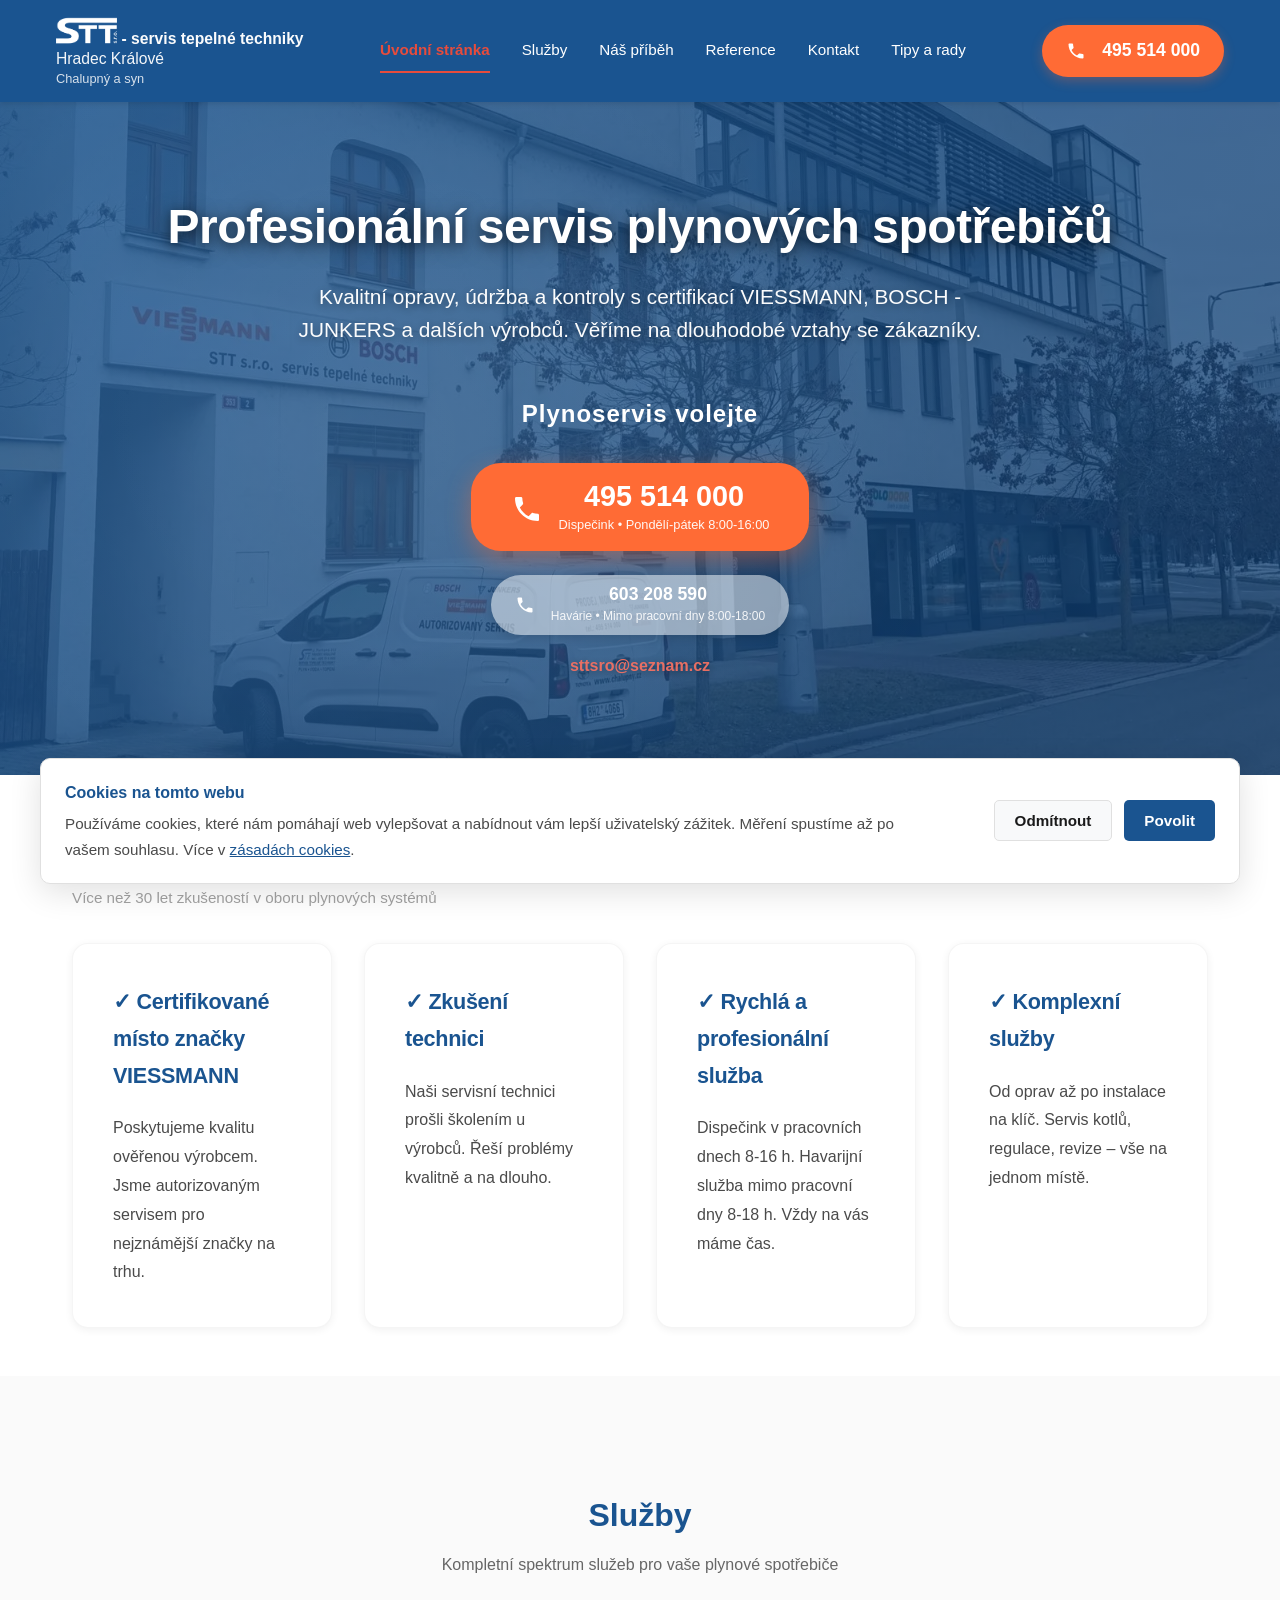
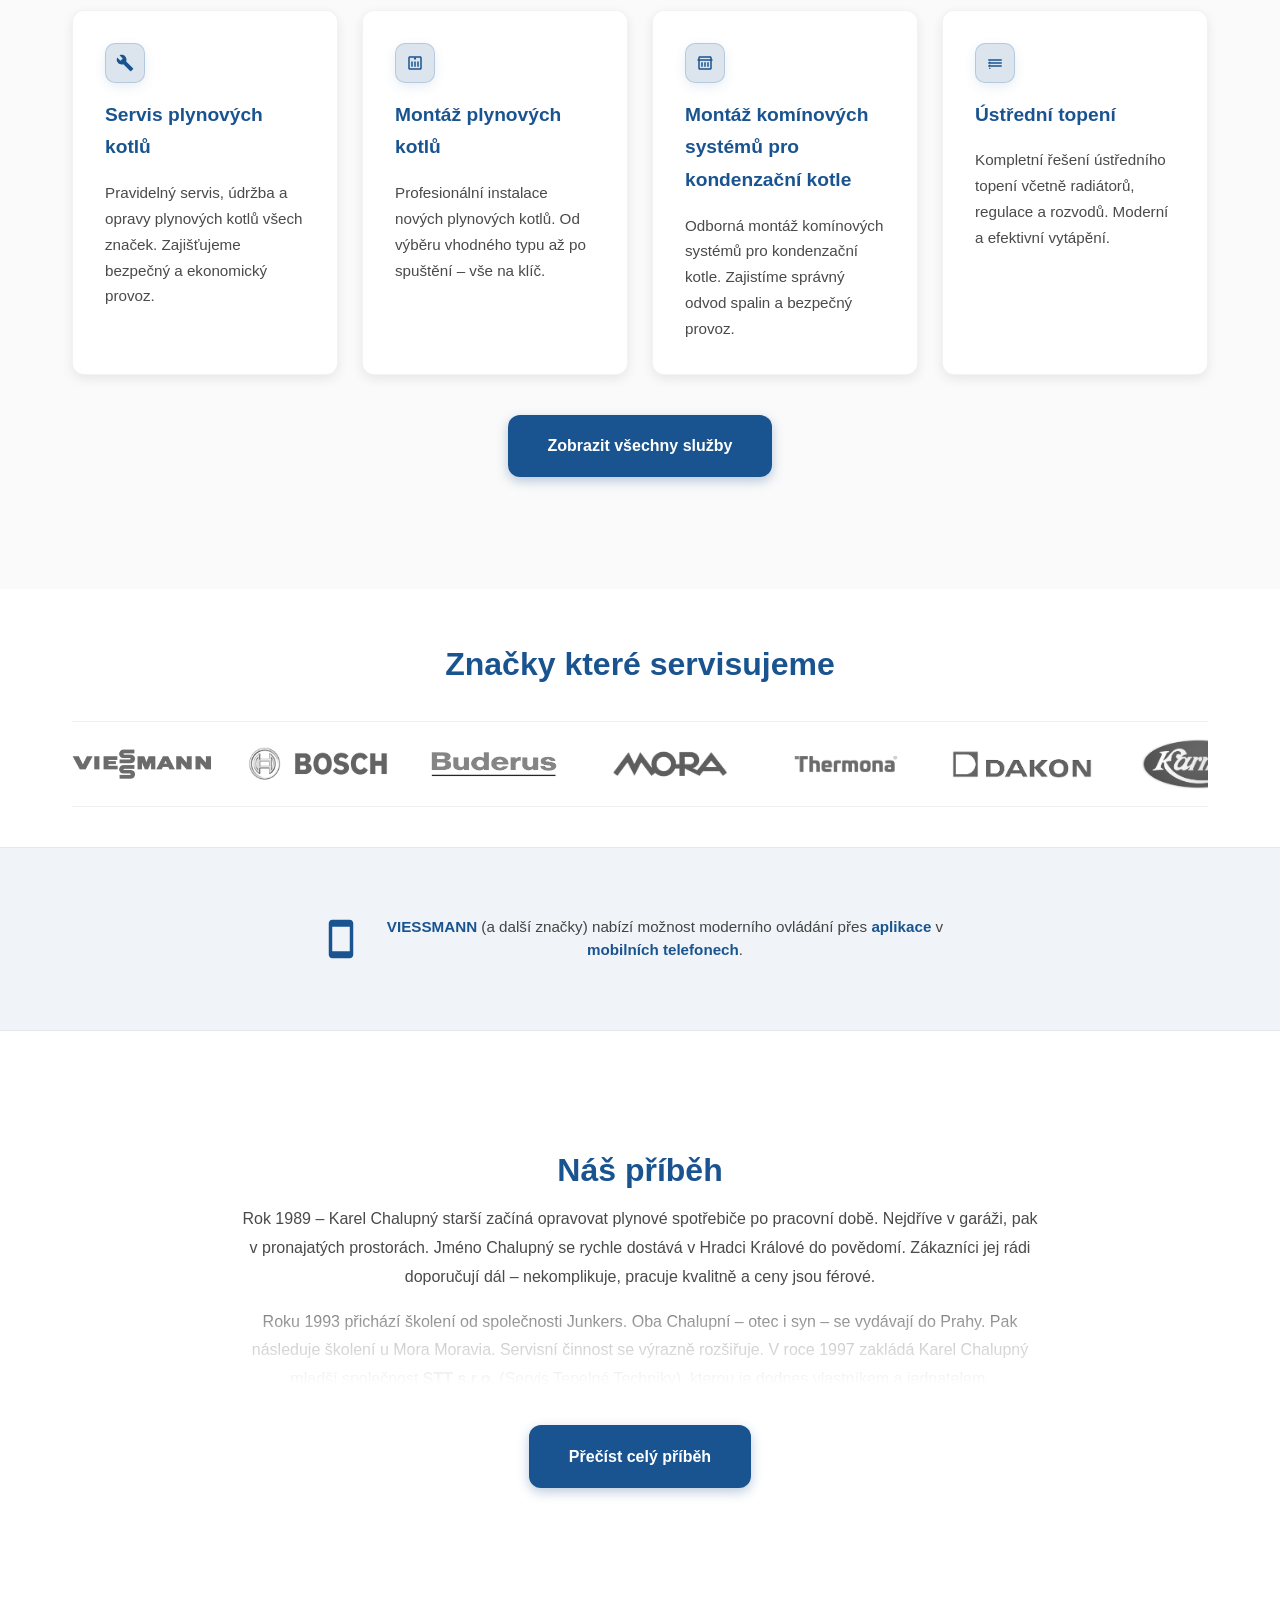
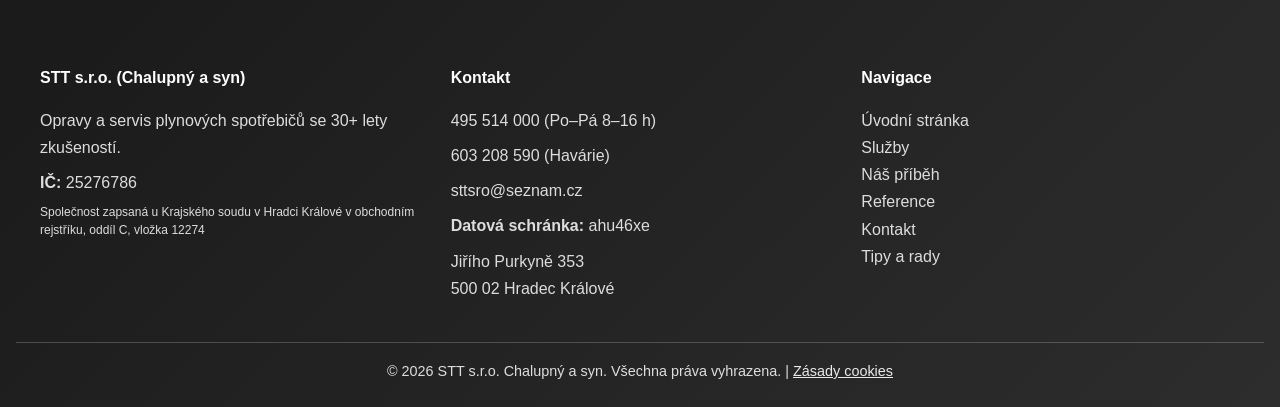
<file: index.html>
﻿<!DOCTYPE html>
<html lang="cs">
<head>
    <!-- Google tag (gtag.js) -->
    <script>
      window.dataLayer = window.dataLayer || [];
      function gtag(){dataLayer.push(arguments);}
      gtag('consent', 'default', {
        'analytics_storage': 'denied',
        'ad_storage': 'denied',
        'ad_user_data': 'denied',
        'ad_personalization': 'denied',
        'wait_for_update': 500
      });
    </script>
    <script async src="https://www.googletagmanager.com/gtag/js?id=G-K3DVCDKKME"></script>
    <script>
      gtag('js', new Date());
      gtag('config', 'G-K3DVCDKKME');
      try {
        if (localStorage.getItem('stt_cookie_consent') === 'accepted') {
          gtag('consent', 'update', {
            'analytics_storage': 'granted',
            'ad_storage': 'denied',
            'ad_user_data': 'denied',
            'ad_personalization': 'denied'
          });
        }
      } catch (e) {}
    </script>
    <meta charset="UTF-8">
    <meta name="viewport" content="width=device-width, initial-scale=1.0">
    <link rel="icon" href="images/stt_logo_karta.png" type="image/jpeg">
    <link rel="apple-touch-icon" href="images/stt_logo_karta.png">
    <!-- Při nasazení na jinou doménu upravte absolutní adresy v canonical, og:* a JSON-LD. -->
    <title>STT s.r.o. Chalupný a syn – servis plynových spotřebičů | Hradec Králové</title>
    <meta name="description" content="Servis a opravy plynových kotlů v Hradci Králové a okolí. Certifikace Viessmann, Bosch Junkers, 30+ let praxe. Dispečink 495 514 000, havárie plynových spotřebičů 603 208 590.">
    <link rel="canonical" href="https://chalupny.cz/">
    <meta property="og:type" content="website">
    <meta property="og:locale" content="cs_CZ">
    <meta property="og:url" content="https://chalupny.cz/">
    <meta property="og:title" content="STT s.r.o. Chalupný a syn – servis plynových spotřebičů | Hradec Králové">
    <meta property="og:description" content="Servis a opravy plynových kotlů v Hradci Králové a okolí. Certifikace Viessmann, Bosch Junkers. Dispečink 495 514 000, havárie 603 208 590.">
    <meta property="og:image" content="https://chalupny.cz/images/sidlo.webp">
    <meta property="og:image:alt" content="Sídlo a provozovna STT s.r.o., servis plynových spotřebičů Hradec Králové">
    <meta name="twitter:card" content="summary_large_image">
    <meta name="twitter:title" content="STT s.r.o. Chalupný a syn – servis plynových spotřebičů">
    <meta name="twitter:description" content="Servis a opravy plynových kotlů v Hradci Králové. Viessmann, Bosch Junkers. Dispečink 495 514 000.">
    <meta name="twitter:image" content="https://chalupny.cz/images/sidlo.webp">
    <script type="application/ld+json">
    {
        "@context": "https://schema.org",
        "@graph": [
            {
                "@type": "WebSite",
                "@id": "https://chalupny.cz/#website",
                "url": "https://chalupny.cz/",
                "name": "STT s.r.o. – servis plynových spotřebičů Chalupný a syn",
                "publisher": { "@id": "https://chalupny.cz/#localbusiness" },
                "inLanguage": "cs"
            },
            {
                "@type": "LocalBusiness",
                "@id": "https://chalupny.cz/#localbusiness",
                "name": "STT s.r.o. (Chalupný a syn)",
                "legalName": "STT s.r.o.",
                "image": "https://chalupny.cz/images/sidlo.webp",
                "url": "https://chalupny.cz/",
                "telephone": "+420495514000",
                "email": "sttsro@seznam.cz",
                "contactPoint": [
                    {
                        "@type": "ContactPoint",
                        "telephone": "+420495514000",
                        "contactType": "customer service",
                        "availableLanguage": "cs"
                    },
                    {
                        "@type": "ContactPoint",
                        "telephone": "+420603208590",
                        "contactType": "emergency",
                        "availableLanguage": "cs"
                    }
                ],
                "address": {
                    "@type": "PostalAddress",
                    "streetAddress": "Jiřího Purkyně 353",
                    "addressLocality": "Hradec Králové",
                    "postalCode": "500 02",
                    "addressCountry": "CZ"
                },
                "geo": {
                    "@type": "GeoCoordinates",
                    "latitude": 50.2067145,
                    "longitude": 15.8137793
                },
                "vatID": "CZ25276786",
                "taxID": "25276786",
                "areaServed": [
                    { "@type": "City", "name": "Hradec Králové" },
                    { "@type": "City", "name": "Pardubice" },
                    { "@type": "City", "name": "Hořice" },
                    { "@type": "City", "name": "Nová Paka" },
                    { "@type": "City", "name": "Lázně Bělohrad" },
                    { "@type": "City", "name": "Dvůr Králové" },
                    { "@type": "City", "name": "Trutnov" },
                    { "@type": "City", "name": "Nechanice" },
                    { "@type": "City", "name": "Nový Bydžov" },
                    { "@type": "City", "name": "Chrudim" }
                ],
                "openingHoursSpecification": [
                    {
                        "@type": "OpeningHoursSpecification",
                        "dayOfWeek": ["Monday", "Tuesday", "Wednesday", "Thursday", "Friday"],
                        "opens": "08:00",
                        "closes": "16:00"
                    }
                ],
                "description": "Opravy a servis plynových spotřebičů, montáž kotlů a komínových systémů, autorizovaný servis Viessmann a Bosch Junkers. Působnost Hradec Králové a okolí."
            }
        ]
    }
    </script>
    <link rel="stylesheet" href="styles.css">
</head>
<body>
    <!-- Navigation -->
    <header>
        <div class="header-container">
            <a href="index.html" class="logo">
                <span class="logo-main"><img src="images/stt_logo.png" alt="STT s.r.o." class="logo-company-img" width="283" height="283"> <span class="logo-tagline">- servis tepelné techniky</span><br><span class="logo-location">Hradec Králové</span></span>
                <span class="logo-sub">Chalupný a syn</span>
            </a>
            <div class="header-phone">
                <a href="tel:+420495514000">
                    <span class="header-phone-icon">
                        <svg viewBox="0 0 24 24" xmlns="http://www.w3.org/2000/svg">
                            <path d="M6.62 10.79c1.44 2.83 3.76 5.14 6.59 6.59l2.2-2.2c.27-.27.67-.36 1.02-.24 1.12.37 2.33.57 3.57.57.55 0 1 .45 1 1V20c0 .55-.45 1-1 1-9.39 0-17-7.61-17-17 0-.55.45-1 1-1h3.5c.55 0 1 .45 1 1 0 1.25.2 2.45.57 3.57.11.35.03.74-.25 1.02l-2.2 2.2z"/>
                        </svg>
                    </span>
                    <span>495 514 000</span>
                </a>
            </div>
            <button type="button" class="menu-toggle" id="menuToggle" aria-label="Otevřít nebo zavřít menu" aria-expanded="false" aria-controls="mainNav">☰</button>
            <nav id="mainNav" aria-label="Hlavní navigace">
                <div class="header-phone-mobile">
                    <a href="tel:+420495514000">
                        <span class="header-phone-icon">
                        <svg viewBox="0 0 24 24" xmlns="http://www.w3.org/2000/svg">
                            <path d="M6.62 10.79c1.44 2.83 3.76 5.14 6.59 6.59l2.2-2.2c.27-.27.67-.36 1.02-.24 1.12.37 2.33.57 3.57.57.55 0 1 .45 1 1V20c0 .55-.45 1-1 1-9.39 0-17-7.61-17-17 0-.55.45-1 1-1h3.5c.55 0 1 .45 1 1 0 1.25.2 2.45.57 3.57.11.35.03.74-.25 1.02l-2.2 2.2z"/>
                        </svg>
                    </span>
                        <span>495 514 000</span>
                    </a>
                </div>
                <ul>
                    <li><a href="index.html" class="active">Úvodní stránka</a></li>
                    <li><a href="sluzby.html">Služby</a></li>
                    <li><a href="pribeh.html">Náš příběh</a></li>
                    <li><a href="reference.html">Reference</a></li>
                    <li><a href="kontakt.html">Kontakt</a></li>
                    <li><a href="tipy.html">Tipy a rady</a></li>
                </ul>
            </nav>
        </div>
    </header>

    <!-- Hero Section -->
    <section class="hero">
        <div class="hero-content">
            <h1>Profesionální servis plynových spotřebičů</h1>
            <p>Kvalitní opravy, údržba a kontroly s certifikací VIESSMANN, BOSCH - JUNKERS a dalších výrobců. Věříme na dlouhodobé vztahy se zákazníky.</p>
            
            <div class="quick-contact">
                <h3 class="quick-contact-title">Plynoservis volejte</h3>
                <a href="tel:+420495514000" class="phone-number">
                    <span class="header-phone-icon">
                        <svg viewBox="0 0 24 24" xmlns="http://www.w3.org/2000/svg">
                            <path d="M6.62 10.79c1.44 2.83 3.76 5.14 6.59 6.59l2.2-2.2c.27-.27.67-.36 1.02-.24 1.12.37 2.33.57 3.57.57.55 0 1 .45 1 1V20c0 .55-.45 1-1 1-9.39 0-17-7.61-17-17 0-.55.45-1 1-1h3.5c.55 0 1 .45 1 1 0 1.25.2 2.45.57 3.57.11.35.03.74-.25 1.02l-2.2 2.2z"/>
                        </svg>
                    </span>
                    <span class="phone-number-inner">
                        <span>495 514 000</span>
                        <span class="phone-number-hours">Dispečink • Pondělí-pátek 8:00-16:00</span>
                    </span>
                </a>
                <a href="tel:+420603208590" class="phone-number phone-number-emergency">
                    <span class="header-phone-icon">
                        <svg viewBox="0 0 24 24" xmlns="http://www.w3.org/2000/svg">
                            <path d="M6.62 10.79c1.44 2.83 3.76 5.14 6.59 6.59l2.2-2.2c.27-.27.67-.36 1.02-.24 1.12.37 2.33.57 3.57.57.55 0 1 .45 1 1V20c0 .55-.45 1-1 1-9.39 0-17-7.61-17-17 0-.55.45-1 1-1h3.5c.55 0 1 .45 1 1 0 1.25.2 2.45.57 3.57.11.35.03.74-.25 1.02l-2.2 2.2z"/>
                        </svg>
                    </span>
                    <span class="phone-number-inner">
                        <span>603 208 590</span>
                        <span class="phone-number-hours">Havárie • Mimo pracovní dny 8:00-18:00</span>
                    </span>
                </a>
                <p class="contact-email"><a href="mailto:sttsro@seznam.cz">sttsro@seznam.cz</a></p>
            </div>
        </div>
    </section>

    <section class="container">
        <h2 class="fade-in-up">Proč právě my?</h2>
        <p class="subtitle fade-in-up">Více než 30 let zkušeností v oboru plynových systémů</p>
        
        <div class="grid grid-4">
            <div class="card fade-in-up">
                <h3>✓ Certifikované místo značky VIESSMANN</h3>
                <p>Poskytujeme kvalitu ověřenou výrobcem. Jsme autorizovaným servisem pro nejznámější značky na trhu.</p>
            </div>
            <div class="card fade-in-up">
                <h3>✓ Zkušení technici</h3>
                <p>Naši servisní technici prošli školením u výrobců. Řeší problémy kvalitně a na dlouho.</p>
            </div>
            <div class="card fade-in-up">
                <h3>✓ Rychlá a profesionální služba</h3>
                <p>Dispečink v pracovních dnech 8-16 h. Havarijní služba mimo pracovní dny 8-18 h. Vždy na vás máme čas.</p>
            </div>
            <div class="card fade-in-up">
                <h3>✓ Komplexní služby</h3>
                <p>Od oprav až po instalace na klíč. Servis kotlů, regulace, revize – vše na jednom místě.</p>
            </div>
        </div>
    </section>

    <section class="preview-section preview-section-alt fade-in">
        <div class="container">
            <h2 class="fade-in-up">Služby</h2>
            <p class="preview-subtitle">Kompletní spektrum služeb pro vaše plynové spotřebiče</p>
            
            <div class="preview-grid">
                <div class="preview-card fade-in-up">
                    <div class="service-icon">
                        <svg viewBox="0 0 24 24" fill="none" xmlns="http://www.w3.org/2000/svg">
                            <path d="M22.7 19l-9.1-9.1c.9-2.3.4-5-1.5-6.9-2-2-5-2.4-7.4-1.3L9 6 6 9 1.6 4.7C.4 7.1.9 10.1 2.9 12.1c1.9 1.9 4.6 2.4 6.9 1.5l9.1 9.1c.4.4 1 .4 1.4 0l2.3-2.3c.5-.4.5-1.1.1-1.4z" fill="currentColor"/>
                        </svg>
                    </div>
                    <h3>Servis plynových kotlů</h3>
                    <p>Pravidelný servis, údržba a opravy plynových kotlů všech značek. Zajišťujeme bezpečný a ekonomický provoz.</p>
                </div>
                <div class="preview-card fade-in-up">
                    <div class="service-icon">
                        <svg viewBox="0 0 24 24" fill="none" xmlns="http://www.w3.org/2000/svg">
                            <path d="M19 3H5c-1.1 0-2 .9-2 2v14c0 1.1.9 2 2 2h14c1.1 0 2-.9 2-2V5c0-1.1-.9-2-2-2zm0 16H5V5h14v14z" fill="currentColor"/>
                            <path d="M7 10h2v7H7v-7zm4 0h2v7h-2v-7zm4 0h2v7h-2v-7z" fill="currentColor"/>
                            <circle cx="12" cy="6" r="1.5" fill="currentColor"/>
                        </svg>
                    </div>
                    <h3>Montáž plynových kotlů</h3>
                    <p>Profesionální instalace nových plynových kotlů. Od výběru vhodného typu až po spuštění – vše na klíč.</p>
                </div>
                <div class="preview-card fade-in-up">
                    <div class="service-icon">
                        <svg viewBox="0 0 24 24" fill="none" xmlns="http://www.w3.org/2000/svg">
                            <path d="M19 3H5c-1.1 0-2 .9-2 2v2H2v2h1v10c0 1.1.9 2 2 2h14c1.1 0 2-.9 2-2V9h1V7h-1V5c0-1.1-.9-2-2-2zm0 16H5V9h14v10zm0-12H5V5h14v2z" fill="currentColor"/>
                            <path d="M7 11h2v6H7v-6zm4 0h2v6h-2v-6zm4 0h2v6h-2v-6z" fill="currentColor"/>
                        </svg>
                    </div>
                    <h3>Montáž komínových systémů pro kondenzační kotle</h3>
                    <p>Odborná montáž komínových systémů pro kondenzační kotle. Zajistíme správný odvod spalin a bezpečný provoz.</p>
                </div>
                <div class="preview-card fade-in-up">
                    <div class="service-icon">
                        <svg viewBox="0 0 24 24" fill="none" xmlns="http://www.w3.org/2000/svg">
                            <path d="M7 13h10v-2H7v2zm0 4h10v-2H7v2zm-4-8h18v-2H3v2zm0 4h18v-2H3v2zm0 4h18v-2H3v2z" fill="currentColor"/>
                            <circle cx="5" cy="11" r="1" fill="currentColor"/>
                            <circle cx="5" cy="15" r="1" fill="currentColor"/>
                            <circle cx="5" cy="19" r="1" fill="currentColor"/>
                        </svg>
                    </div>
                    <h3>Ústřední topení</h3>
                    <p>Kompletní řešení ústředního topení včetně radiátorů, regulace a rozvodů. Moderní a efektivní vytápění.</p>
                </div>
            </div>
            
            <div class="preview-button-wrapper">
                <a href="sluzby.html" class="preview-button">Zobrazit všechny služby</a>
            </div>
        </div>
    </section>

    <section class="brands-marquee-section fade-in" aria-labelledby="brands-marquee-heading">
        <div class="container">
            <h2 id="brands-marquee-heading" class="fade-in-up brands-marquee-heading">Značky které servisujeme</h2>
            <div class="brands-marquee">
                <div class="brands-marquee-track" id="brandsMarqueeTrack">
                    <div class="brand-logo-item"><img src="images/znacky/viessmann.png" alt="Logo Viessmann – plynové kotle a ohřívače v servisu STT Hradec Králové" loading="lazy"></div>
                    <div class="brand-logo-item"><img src="images/znacky/bosch.png" alt="Logo Bosch – plynové kotle Junkers v servisu STT Hradec Králové" loading="lazy"></div>
                    <div class="brand-logo-item"><img src="images/znacky/buderus.png" alt="Logo Buderus – plynová tepelná technika, servis STT" loading="lazy"></div>
                    <div class="brand-logo-item"><img src="images/znacky/mora.png" alt="Logo Mora – plynové spotřebiče, servis STT Hradec Králové" loading="lazy"></div>
                    <div class="brand-logo-item"><img src="images/znacky/thermona.png" alt="Logo Thermona – plynové kotle, servis STT" loading="lazy"></div>
                    <div class="brand-logo-item"><img src="images/znacky/dakon.png" alt="Logo Dakon – plynová technika, servis STT" loading="lazy"></div>
                    <div class="brand-logo-item"><img src="images/znacky/karma.png" alt="Logo Karma – plynové kotle, servis STT Hradec Králové" loading="lazy"></div>
                    <div class="brand-logo-item"><img src="images/znacky/protherm.png" alt="Logo Protherm – plynové kotle, servis STT" loading="lazy"></div>
                    <div class="brand-logo-item"><img src="images/znacky/vaillant.png" alt="Logo Vaillant – plynové kotle a ohřívače, servis STT" loading="lazy"></div>
                    <div class="brand-logo-item"><img src="images/znacky/viadrus.png" alt="Logo Viadrus – plynová tepelná technika, servis STT" loading="lazy"></div>
                    <div class="brand-logo-item"><img src="images/znacky/wolf.png" alt="Logo Wolf – plynové kotle, servis STT Hradec Králové" loading="lazy"></div>
                    <div class="brand-logo-item"><img src="images/znacky/baxi.png" alt="Logo Baxi – plynové kotle, servis STT" loading="lazy"></div>
                    <div class="brand-logo-item"><img src="images/znacky/gamat.png" alt="Logo Gamat – plynová technika, servis STT Hradec Králové" loading="lazy"></div>
                </div>
            </div>
        </div>
    </section>

    <section class="info-strip fade-in">
        <div class="container">
            <p class="info-strip-text">
                <span class="info-strip-icon" aria-hidden="true">
                    <svg viewBox="0 0 24 24" fill="none" xmlns="http://www.w3.org/2000/svg"><path d="M17 1.01L7 1c-1.1 0-2 .9-2 2v18c0 1.1.9 2 2 2h10c1.1 0 2-.9 2-2V3c0-1.1-.9-1.99-2-1.99zM17 19H7V5h10v14z" fill="currentColor"/></svg>
                </span>
                <span class="info-strip-body"><strong>VIESSMANN</strong> (a další značky) nabízí možnost moderního ovládání přes <strong>aplikace</strong> v <strong>mobilních telefonech</strong>.</span>
            </p>
        </div>
    </section>

    <section class="preview-section fade-in">
        <div class="container">
            <h2 class="fade-in-up">Náš příběh</h2>
            <div class="preview-story-wrapper fade-in-up">
                <div class="preview-story">
                    <p>Rok 1989 – Karel Chalupný starší začíná opravovat plynové spotřebiče po pracovní době. Nejdříve v garáži, pak v pronajatých prostorách. Jméno Chalupný se rychle dostává v Hradci Králové do povědomí. Zákazníci jej rádi doporučují dál – nekomplikuje, pracuje kvalitně a ceny jsou férové.</p>
                    <p>Roku 1993 přichází školení od společnosti Junkers. Oba Chalupní – otec i syn – se vydávají do Prahy. Pak následuje školení u Mora Moravia. Servisní činnost se výrazně rozšiřuje. V roce 1997 zakládá Karel Chalupný mladší společnost <strong>STT s.r.o.</strong> (Servis Tepelné Techniky), kterou je dodnes vlastníkem a jednatelem.</p>
                    <p>V roce 2015 se firma přestěhuje do moderního objektu na adrese <strong>Jiřího Purkyně 353</strong> – lukrativního místa v centru blízko areálu Bavlna. Dnes STT s.r.o. není jen certifikovaným servisem Junkers – poskytuje komplexní služby včetně instalací „na klíč", údržby kotelenských zařízení a průmyslového vytápění.</p>
                </div>
            </div>
            
            <div class="preview-button-wrapper">
                <a href="pribeh.html" class="preview-button">Přečíst celý příběh</a>
            </div>
        </div>
    </section>

    <!-- Reference Preview -->
    <!-- <section class="preview-section preview-section-alt preview-section-last fade-in">
        <div class="container">
            <h2 class="fade-in-up">Reference</h2>
            <p class="preview-subtitle fade-in-up">Co říkají naši zákazníci</p>
            
            <div class="preview-reviews">
                <div class="review-card fade-in-up">
                    <div class="review-header">
                        <div class="review-stars">★★★★★</div>
                        <div class="review-name">Jan Novák</div>
                    </div>
                    <p class="review-text">"Výborný servis! Technik přijel včas, rychle vyřešil problém s kotlem a vše vysvětlil. Profesionální přístup a férové ceny. Určitě doporučuji."</p>
                </div>
                
                <div class="review-card fade-in-up">
                    <div class="review-header">
                        <div class="review-stars">★★★★★</div>
                        <div class="review-name">Marie Svobodová</div>
                    </div>
                    <p class="review-text">"Spolupracujeme s firmou STT už několik let. Pravidelný servis našeho topného systému probíhá vždy bez problémů. Jsme velmi spokojeni s kvalitou služeb."</p>
                </div>
                
                <div class="review-card fade-in-up">
                    <div class="review-header">
                        <div class="review-stars">★★★★★</div>
                        <div class="review-name">Petr Dvořák</div>
                    </div>
                    <p class="review-text">"Instalace nového kotle proběhla perfektně. Technici byli pečliví, vše vysvětlili a po instalaci ještě zkontrolovali funkčnost. Skvělá práce!"</p>
                </div>
            </div>
            
            <div class="preview-button-wrapper">
                <a href="reference.html" class="preview-button">Zobrazit všechny reference</a>
            </div>
        </div>
    </section> -->

    <!-- Footer -->
    <footer>
        <div class="footer-content">
            <div class="footer-section">
                <h4>STT s.r.o. (Chalupný a syn)</h4>
                <p>Opravy a servis plynových spotřebičů se 30+ lety zkušeností.</p>
                <p><strong>IČ:</strong> 25276786</p>
                <p class="footer-registry">Společnost zapsaná u Krajského soudu v Hradci Králové v obchodním rejstříku, oddíl C, vložka 12274</p>
            </div>
            <div class="footer-section">
                <h4>Kontakt</h4>
                <p><a href="tel:+420495514000">495 514 000</a> (Po–Pá 8–16 h)</p>
                <p><a href="tel:+420603208590">603 208 590</a> (Havárie)</p>
                <p><a href="mailto:sttsro@seznam.cz">sttsro@seznam.cz</a></p>
                <p><strong>Datová schránka:</strong> ahu46xe</p>
                <p>Jiřího Purkyně 353<br>500 02 Hradec Králové</p>
            </div>
            <div class="footer-section">
                <h4>Navigace</h4>
                <ul>
                    <li><a href="index.html">Úvodní stránka</a></li>
                    <li><a href="sluzby.html">Služby</a></li>
                    <li><a href="pribeh.html">Náš příběh</a></li>
                    <li><a href="reference.html">Reference</a></li>
                    <li><a href="kontakt.html">Kontakt</a></li>
                    <li><a href="tipy.html">Tipy a rady</a></li>
                </ul>
            </div>
        </div>
        <div class="footer-bottom">
            <p>&copy; 2026 STT s.r.o. Chalupný a syn. Všechna práva vyhrazena. | <a href="cookies.html">Zásady cookies</a></p>
</div>
    </footer>

    <script src="cookies.js"></script>
    <script src="script.js"></script>
</body>
</html>
</file>
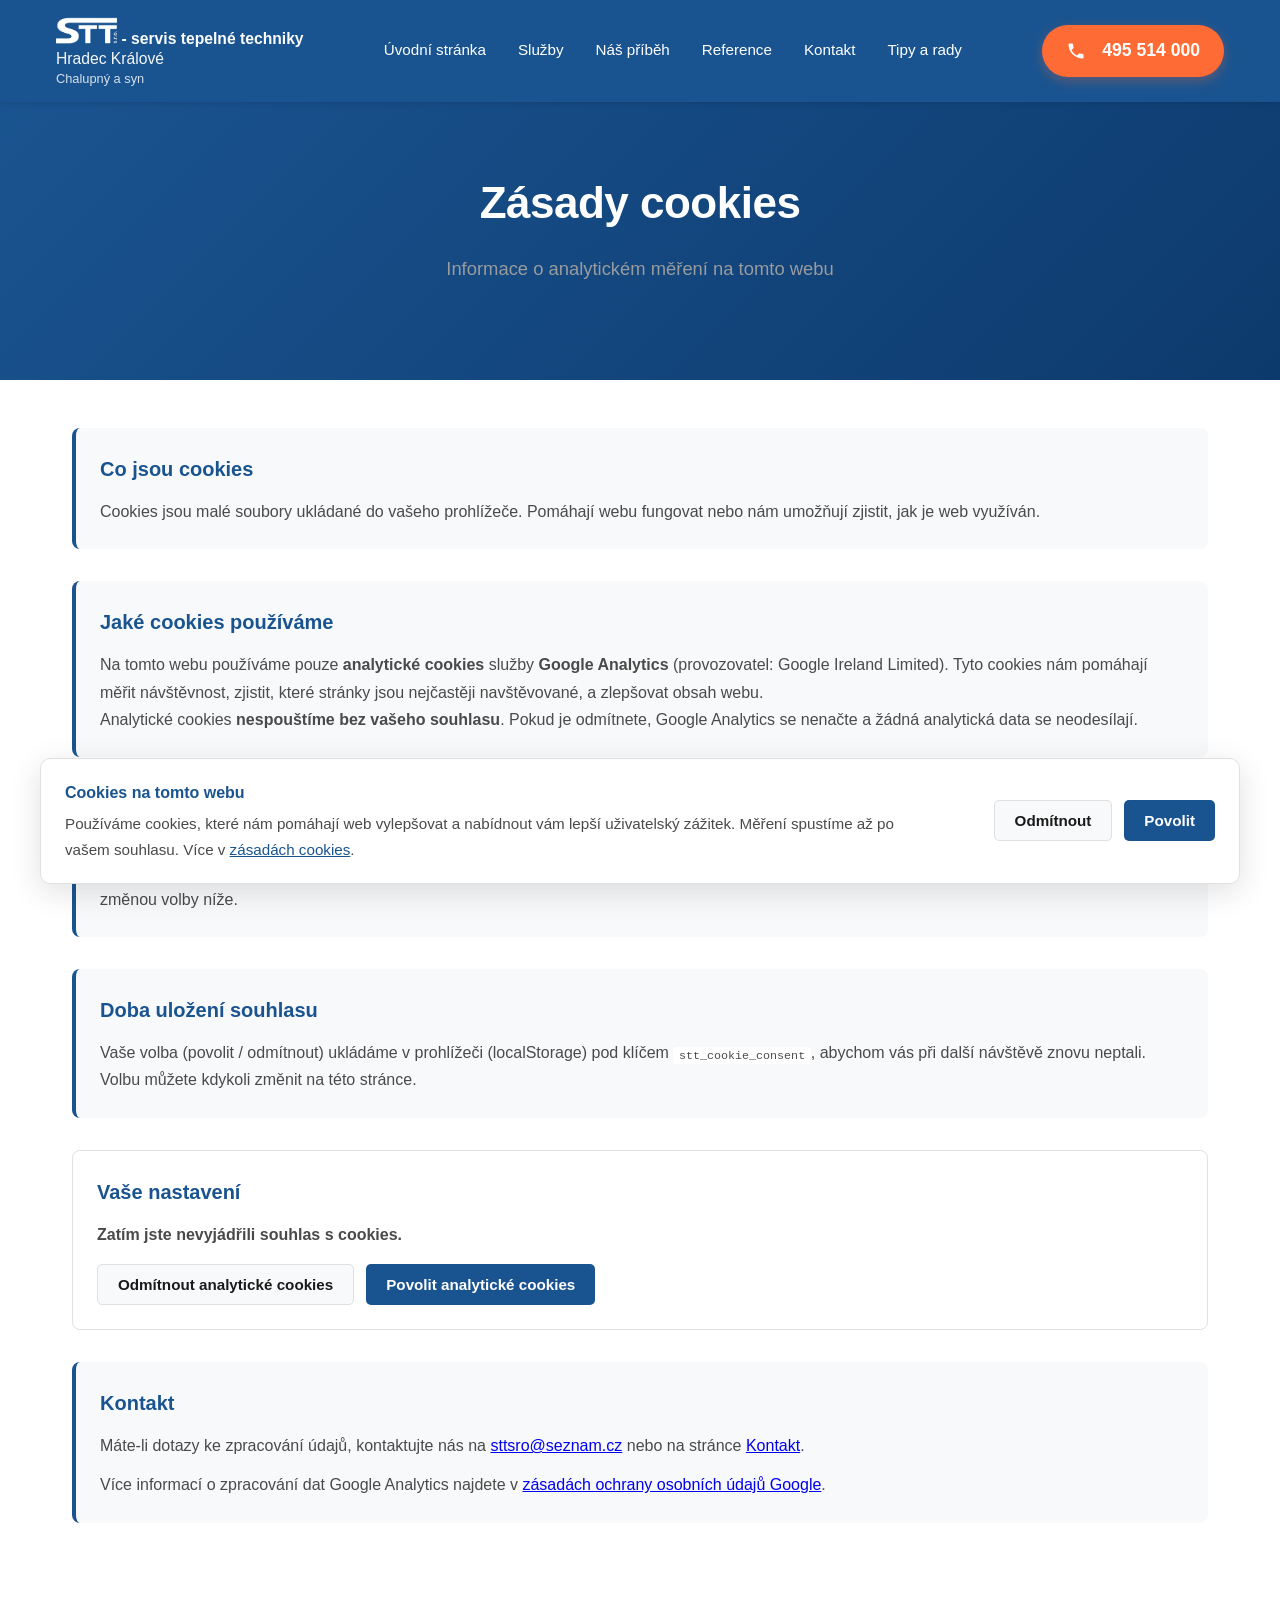
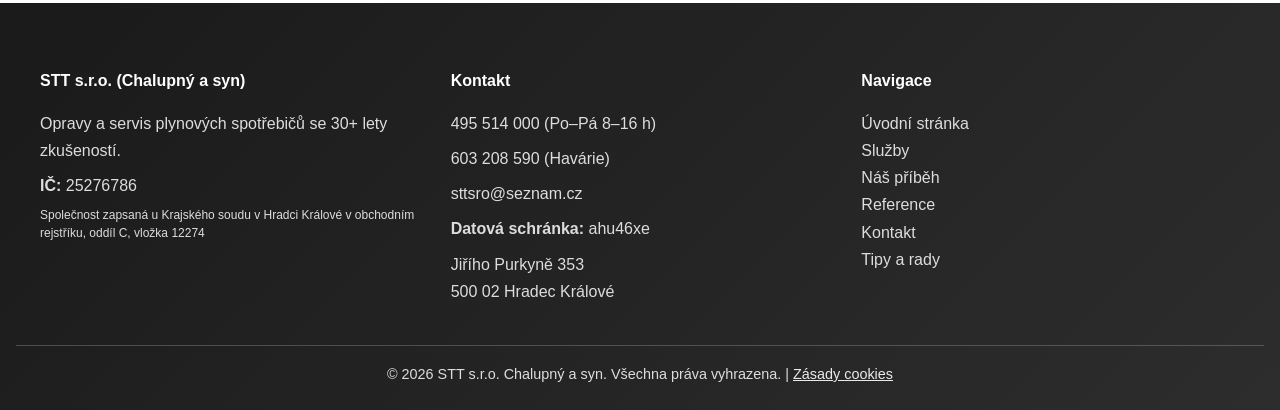
<file: cookies.html>
<!DOCTYPE html>
<html lang="cs">
<head>
    <!-- Google tag (gtag.js) -->
    <script>
      window.dataLayer = window.dataLayer || [];
      function gtag(){dataLayer.push(arguments);}
      gtag('consent', 'default', {
        'analytics_storage': 'denied',
        'ad_storage': 'denied',
        'ad_user_data': 'denied',
        'ad_personalization': 'denied',
        'wait_for_update': 500
      });
    </script>
    <script async src="https://www.googletagmanager.com/gtag/js?id=G-K3DVCDKKME"></script>
    <script>
      gtag('js', new Date());
      gtag('config', 'G-K3DVCDKKME');
      try {
        if (localStorage.getItem('stt_cookie_consent') === 'accepted') {
          gtag('consent', 'update', {
            'analytics_storage': 'granted',
            'ad_storage': 'denied',
            'ad_user_data': 'denied',
            'ad_personalization': 'denied'
          });
        }
      } catch (e) {}
    </script>
    <meta charset="UTF-8">
    <meta name="viewport" content="width=device-width, initial-scale=1.0">
    <link rel="icon" href="images/stt_logo_karta.png" type="image/jpeg">
    <link rel="apple-touch-icon" href="images/stt_logo_karta.png">
    <title>Zásady cookies – STT s.r.o. | analytika a soukromí</title>
    <meta name="description" content="Informace o používání cookies na webu STT s.r.o. – analytické měření přes Google Analytics pouze po vašem souhlasu.">
    <link rel="canonical" href="https://chalupny.cz/cookies.html">
    <meta property="og:type" content="website">
    <meta property="og:locale" content="cs_CZ">
    <meta property="og:url" content="https://chalupny.cz/cookies.html">
    <meta property="og:title" content="Zásady cookies – STT s.r.o.">
    <meta property="og:description" content="Jak na webu STT s.r.o. používáme cookies a Google Analytics.">
    <meta property="og:image" content="https://chalupny.cz/images/sidlo.webp">
    <meta name="robots" content="noindex, follow">
    <link rel="stylesheet" href="styles.css">
</head>
<body>
    <!-- Navigation -->
    <header>
        <div class="header-container">
            <a href="index.html" class="logo">
                <span class="logo-main"><img src="images/stt_logo.png" alt="STT s.r.o." class="logo-company-img" width="283" height="283"> <span class="logo-tagline">- servis tepelné techniky</span><br><span class="logo-location">Hradec Králové</span></span>
                <span class="logo-sub">Chalupný a syn</span>
            </a>
            <div class="header-phone">
                <a href="tel:+420495514000">
                    <span class="header-phone-icon">
                        <svg viewBox="0 0 24 24" xmlns="http://www.w3.org/2000/svg">
                            <path d="M6.62 10.79c1.44 2.83 3.76 5.14 6.59 6.59l2.2-2.2c.27-.27.67-.36 1.02-.24 1.12.37 2.33.57 3.57.57.55 0 1 .45 1 1V20c0 .55-.45 1-1 1-9.39 0-17-7.61-17-17 0-.55.45-1 1-1h3.5c.55 0 1 .45 1 1 0 1.25.2 2.45.57 3.57.11.35.03.74-.25 1.02l-2.2 2.2z"/>
                        </svg>
                    </span>
                    <span>495 514 000</span>
                </a>
            </div>
            <button type="button" class="menu-toggle" id="menuToggle" aria-label="Otevřít nebo zavřít menu" aria-expanded="false" aria-controls="mainNav">☰</button>
            <nav id="mainNav" aria-label="Hlavní navigace">
                <div class="header-phone-mobile">
                    <a href="tel:+420495514000">
                        <span class="header-phone-icon">
                        <svg viewBox="0 0 24 24" xmlns="http://www.w3.org/2000/svg">
                            <path d="M6.62 10.79c1.44 2.83 3.76 5.14 6.59 6.59l2.2-2.2c.27-.27.67-.36 1.02-.24 1.12.37 2.33.57 3.57.57.55 0 1 .45 1 1V20c0 .55-.45 1-1 1-9.39 0-17-7.61-17-17 0-.55.45-1 1-1h3.5c.55 0 1 .45 1 1 0 1.25.2 2.45.57 3.57.11.35.03.74-.25 1.02l-2.2 2.2z"/>
                        </svg>
                    </span>
                        <span>495 514 000</span>
                    </a>
                </div>
                <ul>
                    <li><a href="index.html">Úvodní stránka</a></li>
                    <li><a href="sluzby.html">Služby</a></li>
                    <li><a href="pribeh.html">Náš příběh</a></li>
                    <li><a href="reference.html">Reference</a></li>
                    <li><a href="kontakt.html">Kontakt</a></li>
                    <li><a href="tipy.html">Tipy a rady</a></li>
                </ul>
            </nav>
        </div>
    </header>

    <section class="page-header">
        <div class="container">
            <h1 class="fade-in-up">Zásady cookies</h1>
            <p class="subtitle fade-in-up">Informace o analytickém měření na tomto webu</p>
        </div>
    </section>

    <section class="container cookies-content">
        <div class="cookies-block fade-in-up">
            <h2>Co jsou cookies</h2>
            <p>Cookies jsou malé soubory ukládané do vašeho prohlížeče. Pomáhají webu fungovat nebo nám umožňují zjistit, jak je web využíván.</p>
        </div>

        <div class="cookies-block fade-in-up">
            <h2>Jaké cookies používáme</h2>
            <p>Na tomto webu používáme pouze <strong>analytické cookies</strong> služby <strong>Google Analytics</strong> (provozovatel: Google Ireland Limited). Tyto cookies nám pomáhají měřit návštěvnost, zjistit, které stránky jsou nejčastěji navštěvované, a zlepšovat obsah webu.</p>
            <p>Analytické cookies <strong>nespouštíme bez vašeho souhlasu</strong>. Pokud je odmítnete, Google Analytics se nenačte a žádná analytická data se neodesílají.</p>
        </div>

        <div class="cookies-block fade-in-up">
            <h2>Právní základ</h2>
            <p>Zpracování analytických cookies probíhá na základě vašeho souhlasu podle čl. 6 odst. 1 písm. a) nařízení GDPR. Souhlas můžete kdykoli odvolat změnou volby níže.</p>
        </div>

        <div class="cookies-block fade-in-up">
            <h2>Doba uložení souhlasu</h2>
            <p>Vaše volba (povolit / odmítnout) ukládáme v prohlížeči (localStorage) pod klíčem <code>stt_cookie_consent</code>, abychom vás při další návštěvě znovu neptali. Volbu můžete kdykoli změnit na této stránce.</p>
        </div>

        <div class="cookies-block cookies-preferences fade-in-up">
            <h2>Vaše nastavení</h2>
            <p id="cookieConsentStatus" class="cookies-status">Načítání stavu…</p>
            <div class="cookies-preferences__actions">
                <button type="button" class="cookie-consent__btn cookie-consent__btn--reject" data-cookie-action="reject">Odmítnout analytické cookies</button>
                <button type="button" class="cookie-consent__btn cookie-consent__btn--accept" data-cookie-action="accept">Povolit analytické cookies</button>
            </div>
        </div>

        <div class="cookies-block fade-in-up">
            <h2>Kontakt</h2>
            <p>Máte-li dotazy ke zpracování údajů, kontaktujte nás na <a href="mailto:sttsro@seznam.cz">sttsro@seznam.cz</a> nebo na stránce <a href="kontakt.html">Kontakt</a>.</p>
            <p style="margin-top: 0.75rem;">Více informací o zpracování dat Google Analytics najdete v <a href="https://policies.google.com/privacy" rel="noopener noreferrer" target="_blank">zásadách ochrany osobních údajů Google</a>.</p>
        </div>
    </section>

    <footer>
        <div class="footer-content">
            <div class="footer-section">
                <h4>STT s.r.o. (Chalupný a syn)</h4>
                <p>Opravy a servis plynových spotřebičů se 30+ lety zkušeností.</p>
                <p><strong>IČ:</strong> 25276786</p>
                <p class="footer-registry">Společnost zapsaná u Krajského soudu v Hradci Králové v obchodním rejstříku, oddíl C, vložka 12274</p>
            </div>
            <div class="footer-section">
                <h4>Kontakt</h4>
                <p><a href="tel:+420495514000">495 514 000</a> (Po–Pá 8–16 h)</p>
                <p><a href="tel:+420603208590">603 208 590</a> (Havárie)</p>
                <p><a href="mailto:sttsro@seznam.cz">sttsro@seznam.cz</a></p>
                <p><strong>Datová schránka:</strong> ahu46xe</p>
                <p>Jiřího Purkyně 353<br>500 02 Hradec Králové</p>
            </div>
            <div class="footer-section">
                <h4>Navigace</h4>
                <ul>
                    <li><a href="index.html">Úvodní stránka</a></li>
                    <li><a href="sluzby.html">Služby</a></li>
                    <li><a href="pribeh.html">Náš příběh</a></li>
                    <li><a href="reference.html">Reference</a></li>
                    <li><a href="kontakt.html">Kontakt</a></li>
                    <li><a href="tipy.html">Tipy a rady</a></li>
                </ul>
            </div>
        </div>
        <div class="footer-bottom">
            <p>&copy; 2026 STT s.r.o. Chalupný a syn. Všechna práva vyhrazena. | <a href="cookies.html">Zásady cookies</a></p>
        </div>
    </footer>

    <script src="cookies.js"></script>
    <script src="script.js"></script>
</body>
</html>
</file>
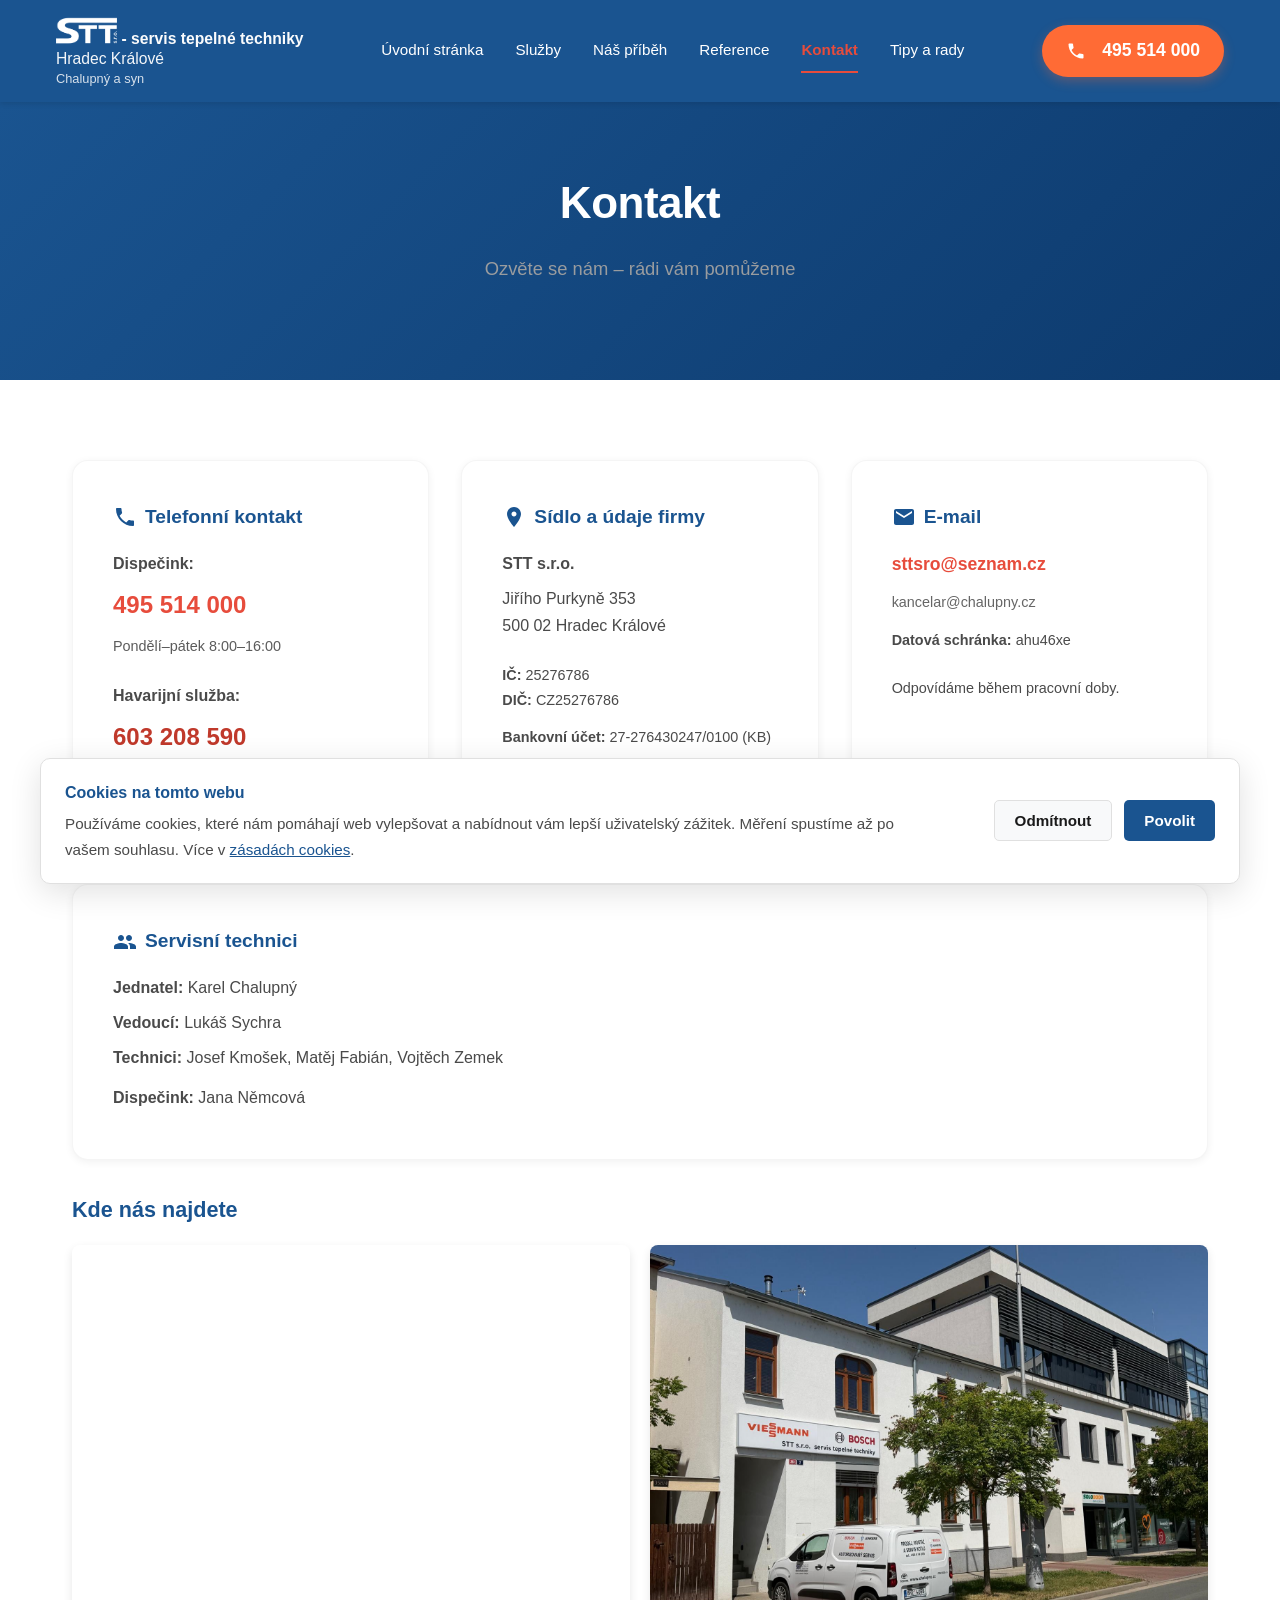
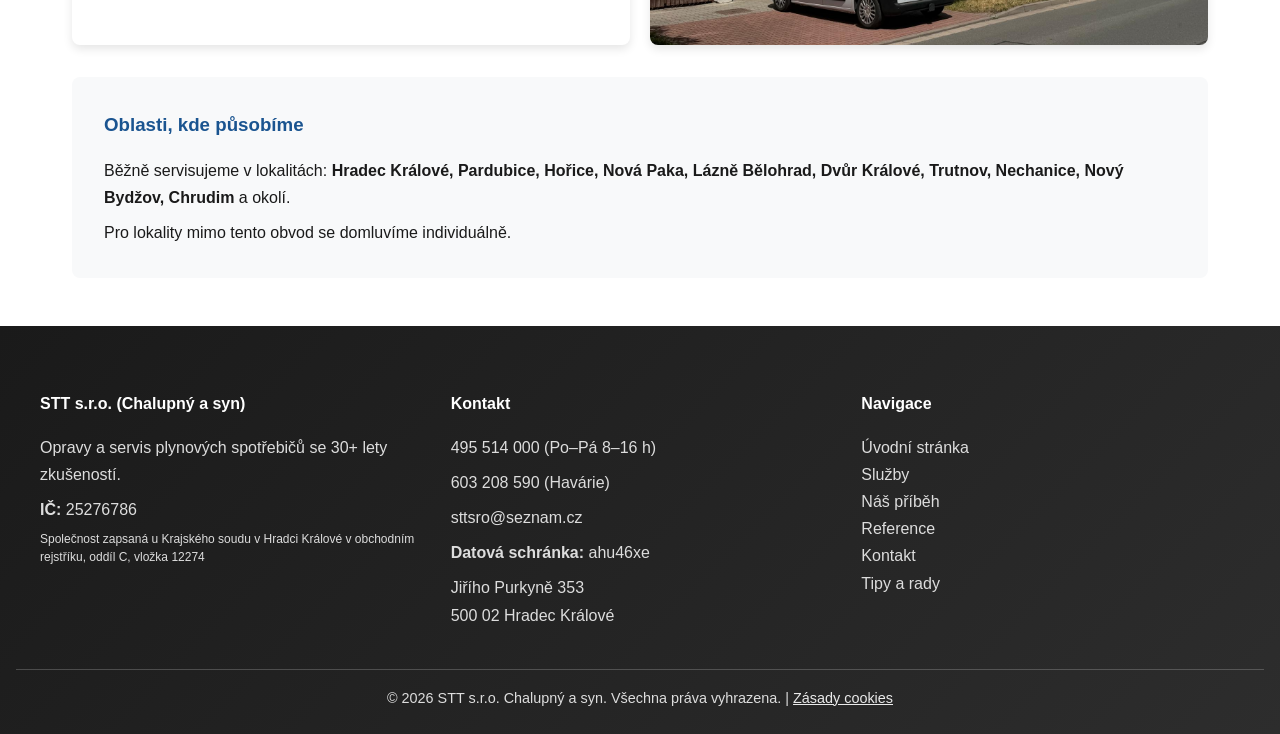
<file: kontakt.html>
<!DOCTYPE html>
<html lang="cs">
<head>
    <!-- Google tag (gtag.js) -->
    <script>
      window.dataLayer = window.dataLayer || [];
      function gtag(){dataLayer.push(arguments);}
      gtag('consent', 'default', {
        'analytics_storage': 'denied',
        'ad_storage': 'denied',
        'ad_user_data': 'denied',
        'ad_personalization': 'denied',
        'wait_for_update': 500
      });
    </script>
    <script async src="https://www.googletagmanager.com/gtag/js?id=G-K3DVCDKKME"></script>
    <script>
      gtag('js', new Date());
      gtag('config', 'G-K3DVCDKKME');
      try {
        if (localStorage.getItem('stt_cookie_consent') === 'accepted') {
          gtag('consent', 'update', {
            'analytics_storage': 'granted',
            'ad_storage': 'denied',
            'ad_user_data': 'denied',
            'ad_personalization': 'denied'
          });
        }
      } catch (e) {}
    </script>
    <meta charset="UTF-8">
    <meta name="viewport" content="width=device-width, initial-scale=1.0">
    <link rel="icon" href="images/stt_logo_karta.png" type="image/jpeg">
    <link rel="apple-touch-icon" href="images/stt_logo_karta.png">
    <title>Kontakt – STT s.r.o. Jiřího Purkyně 353, Hradec Králové | telefon a mapa</title>
    <meta name="description" content="Kontakt STT s.r.o.: dispečink 495 514 000 (Po–Pá 8–16), havárie 603 208 590, e-mail sttsro@seznam.cz, datová schránka ahu46xe. Adresa Jiřího Purkyně 353, 500 02 Hradec Králové – mapa na stránce.">
    <link rel="canonical" href="https://chalupny.cz/kontakt.html">
    <meta property="og:type" content="website">
    <meta property="og:locale" content="cs_CZ">
    <meta property="og:url" content="https://chalupny.cz/kontakt.html">
    <meta property="og:title" content="Kontakt STT s.r.o. – servis plynových spotřebičů Hradec Králové">
    <meta property="og:description" content="Telefony dispečink a havárie, e-mail, adresa Jiřího Purkyně 353, mapa. STT s.r.o. Chalupný a syn.">
    <meta property="og:image" content="https://chalupny.cz/images/sidlo.webp">
    <meta property="og:image:alt" content="STT s.r.o. – servis plynových spotřebičů Hradec Králové">
    <meta name="twitter:card" content="summary_large_image">
    <meta name="twitter:title" content="Kontakt STT s.r.o. – Hradec Králové">
    <meta name="twitter:description" content="Dispečink 495 514 000, havárie 603 208 590, Jiřího Purkyně 353.">
    <meta name="twitter:image" content="https://chalupny.cz/images/sidlo.webp">
    <link rel="stylesheet" href="styles.css">
</head>
<body>
    <!-- Navigation -->
    <header>
        <div class="header-container">
            <a href="index.html" class="logo">
                <span class="logo-main"><img src="images/stt_logo.png" alt="STT s.r.o." class="logo-company-img" width="283" height="283"> <span class="logo-tagline">- servis tepelné techniky</span><br><span class="logo-location">Hradec Králové</span></span>
                <span class="logo-sub">Chalupný a syn</span>
            </a>
            <div class="header-phone">
                <a href="tel:+420495514000">
                    <span class="header-phone-icon">
                        <svg viewBox="0 0 24 24" xmlns="http://www.w3.org/2000/svg">
                            <path d="M6.62 10.79c1.44 2.83 3.76 5.14 6.59 6.59l2.2-2.2c.27-.27.67-.36 1.02-.24 1.12.37 2.33.57 3.57.57.55 0 1 .45 1 1V20c0 .55-.45 1-1 1-9.39 0-17-7.61-17-17 0-.55.45-1 1-1h3.5c.55 0 1 .45 1 1 0 1.25.2 2.45.57 3.57.11.35.03.74-.25 1.02l-2.2 2.2z"/>
                        </svg>
                    </span>
                    <span>495 514 000</span>
                </a>
            </div>
            <button type="button" class="menu-toggle" id="menuToggle" aria-label="Otevřít nebo zavřít menu" aria-expanded="false" aria-controls="mainNav">☰</button>
            <nav id="mainNav" aria-label="Hlavní navigace">
                <div class="header-phone-mobile">
                    <a href="tel:+420495514000">
                        <span class="header-phone-icon">
                        <svg viewBox="0 0 24 24" xmlns="http://www.w3.org/2000/svg">
                            <path d="M6.62 10.79c1.44 2.83 3.76 5.14 6.59 6.59l2.2-2.2c.27-.27.67-.36 1.02-.24 1.12.37 2.33.57 3.57.57.55 0 1 .45 1 1V20c0 .55-.45 1-1 1-9.39 0-17-7.61-17-17 0-.55.45-1 1-1h3.5c.55 0 1 .45 1 1 0 1.25.2 2.45.57 3.57.11.35.03.74-.25 1.02l-2.2 2.2z"/>
                        </svg>
                    </span>
                        <span>495 514 000</span>
                    </a>
                </div>
                <ul>
                    <li><a href="index.html">Úvodní stránka</a></li>
                    <li><a href="sluzby.html">Služby</a></li>
                    <li><a href="pribeh.html">Náš příběh</a></li>
                    <li><a href="reference.html">Reference</a></li>
                    <li><a href="kontakt.html" class="active">Kontakt</a></li>
                    <li><a href="tipy.html">Tipy a rady</a></li>
                </ul>
            </nav>
        </div>
    </header>

    <!-- Page Header -->
    <section class="page-header">
        <div class="container">
            <h1 class="fade-in-up">Kontakt</h1>
            <p class="subtitle fade-in-up">Ozvěte se nám – rádi vám pomůžeme</p>
        </div>
    </section>

    <!-- Contact Content -->
    <section class="container">
        <div class="contact-info">
            <div class="contact-card fade-in-up">
                <h4>
                    <span class="contact-icon">
                        <svg viewBox="0 0 24 24" xmlns="http://www.w3.org/2000/svg">
                            <path d="M6.62 10.79c1.44 2.83 3.76 5.14 6.59 6.59l2.2-2.2c.27-.27.67-.36 1.02-.24 1.12.37 2.33.57 3.57.57.55 0 1 .45 1 1V20c0 .55-.45 1-1 1-9.39 0-17-7.61-17-17 0-.55.45-1 1-1h3.5c.55 0 1 .45 1 1 0 1.25.2 2.45.57 3.57.11.35.03.74-.25 1.02l-2.2 2.2z" fill="currentColor"/>
                        </svg>
                    </span>
                    Telefonní kontakt
                </h4>
                <p><strong>Dispečink:</strong></p>
                <p><a href="tel:+420495514000" class="phone-link">495 514 000</a></p>
                <p class="contact-hours">Pondělí–pátek 8:00–16:00</p>
                <p style="margin-top: 1.5rem;"><strong>Havarijní služba:</strong></p>
                <p><a href="tel:+420603208590" class="phone-link emergency">603 208 590</a></p>
                <p class="contact-hours">Opravy plynových spotřebičů víkend 8:00–18:00</p>
            </div>

            <div class="contact-card fade-in-up">
                <h4>
                    <span class="contact-icon">
                        <svg viewBox="0 0 24 24" xmlns="http://www.w3.org/2000/svg">
                            <path d="M12 2C8.13 2 5 5.13 5 9c0 5.25 7 13 7 13s7-7.75 7-13c0-3.87-3.13-7-7-7zm0 9.5c-1.38 0-2.5-1.12-2.5-2.5s1.12-2.5 2.5-2.5 2.5 1.12 2.5 2.5-1.12 2.5-2.5 2.5z" fill="currentColor"/>
                        </svg>
                    </span>
                    Sídlo a údaje firmy
                </h4>
                <p><strong>STT s.r.o.</strong></p>
                <p>Jiřího Purkyně 353<br>500 02 Hradec Králové</p>
                <p style="margin-top: 1.5rem; font-size: 0.9rem;"><strong>IČ:</strong> 25276786<br><strong>DIČ:</strong> CZ25276786</p>
                <p style="margin-top: 0.8rem; font-size: 0.9rem;"><strong>Bankovní účet:</strong> 27-276430247/0100 (KB)</p>
            </div>

            <div class="contact-card fade-in-up">
                <h4>
                    <span class="contact-icon">
                        <svg viewBox="0 0 24 24" xmlns="http://www.w3.org/2000/svg">
                            <path d="M20 4H4c-1.1 0-1.99.9-1.99 2L2 18c0 1.1.9 2 2 2h16c1.1 0 2-.9 2-2V6c0-1.1-.9-2-2-2zm0 4l-8 5-8-5V6l8 5 8-5v2z" fill="currentColor"/>
                        </svg>
                    </span>
                    E-mail
                </h4>
                <p><a href="mailto:sttsro@seznam.cz" class="link-accent email-primary">sttsro@seznam.cz</a></p>
                <p><a href="mailto:kancelar@chalupny.cz" class="email-secondary">kancelar@chalupny.cz</a></p>
                <p style="margin-top: 0.8rem; font-size: 0.9rem;"><strong>Datová schránka:</strong> ahu46xe</p>
                <p style="margin-top: 1.5rem; font-size: 0.9rem;">Odpovídáme během pracovní doby.</p>
            </div>
        </div>

        <div class="contact-card fade-in-up" style="margin-top: 1.25rem;">
            <h4>
                <span class="contact-icon">
                    <svg viewBox="0 0 24 24" xmlns="http://www.w3.org/2000/svg">
                        <path d="M16 11c1.66 0 2.99-1.34 2.99-3S17.66 5 16 5s-3 1.34-3 3 1.34 3 3 3zm-8 0c1.66 0 2.99-1.34 2.99-3S9.66 5 8 5 5 6.34 5 8s1.34 3 3 3zm0 2c-2.33 0-7 1.17-7 3.5V19h14v-2.5C15 14.17 10.33 13 8 13zm8 0c-.29 0-.62.02-.97.05 1.16.84 1.97 1.98 1.97 3.45V19h6v-2.5c0-2.33-4.67-3.5-7-3.5z" fill="currentColor"/>
                    </svg>
                </span>
                Servisní technici
            </h4>
            <p><strong>Jednatel:</strong> Karel Chalupný</p>
            <p><strong>Vedoucí:</strong> Lukáš Sychra</p>
            <p><strong>Technici:</strong> Josef Kmošek, Matěj Fabián, Vojtěch Zemek</p>
            <p style="margin-top: 0.8rem;"><strong>Dispečink:</strong> Jana Němcová</p>
        </div>

        <div class="map-location fade-in-up">
            <h3 class="map-location-heading">Kde nás najdete</h3>
            <div class="map-location-grid">
                <div class="map-container">
                    <iframe
                        src="https://www.google.com/maps/embed?pb=!1m18!1m12!1m3!1d2564.8392887891976!2d15.813779315722456!3d50.20671457932015!2m3!1f0!2f0!3f0!3m2!1i1024!2i768!4f13.1!3m3!1m2!1s0x470c5a9c9c9c9c9d%3A0x9c9c9c9c9c9c9c9c!2sJi%C5%99%C3%ADho%20Purky%C5%88%C4%9B%20353%2C%20500%2002%20Hradec%20Kr%C3%A1lov%C3%A9!5e0!3m2!1scs!2scz!4v1700000000000!5m2!1scs!2scz"
                        width="100%"
                        height="400"
                        style="border:0;"
                        allowfullscreen=""
                        loading="lazy"
                        referrerpolicy="no-referrer-when-downgrade"
                        title="Mapa – STT s.r.o., Jiřího Purkyně 353, Hradec Králové"
                        aria-label="Interaktivní mapa: adresa STT s.r.o. Jiřího Purkyně 353, Hradec Králové">
                    </iframe>
                </div>
                <div class="location-photo">
                    <img
                        src="images/foto_firma.jpeg"
                        alt="Provozovna STT s.r.o. na Jiřího Purkyně 353 v Hradci Králové – bílá budova s cedulí Viessmann a Bosch a servisním vozem před vchodem"
                        width="1200"
                        height="900"
                        loading="lazy"
                        decoding="async">
                </div>
            </div>
        </div>

        <div class="service-area">
            <h3>Oblasti, kde působíme</h3>
            <p>Běžně servisujeme v lokalitách: <strong>Hradec Králové, Pardubice, Hořice, Nová Paka, Lázně Bělohrad, Dvůr Králové, Trutnov, Nechanice, Nový Bydžov, Chrudim</strong> a okolí.</p>
            <p style="margin-top: 0.5rem;">Pro lokality mimo tento obvod se domluvíme individuálně.</p>
        </div>
    </section>

    <!-- Footer -->
    <footer>
        <div class="footer-content">
            <div class="footer-section">
                <h4>STT s.r.o. (Chalupný a syn)</h4>
                <p>Opravy a servis plynových spotřebičů se 30+ lety zkušeností.</p>
                <p><strong>IČ:</strong> 25276786</p>
                <p class="footer-registry">Společnost zapsaná u Krajského soudu v Hradci Králové v obchodním rejstříku, oddíl C, vložka 12274</p>
            </div>
            <div class="footer-section">
                <h4>Kontakt</h4>
                <p><a href="tel:+420495514000">495 514 000</a> (Po–Pá 8–16 h)</p>
                <p><a href="tel:+420603208590">603 208 590</a> (Havárie)</p>
                <p><a href="mailto:sttsro@seznam.cz">sttsro@seznam.cz</a></p>
                <p><strong>Datová schránka:</strong> ahu46xe</p>
                <p>Jiřího Purkyně 353<br>500 02 Hradec Králové</p>
            </div>
            <div class="footer-section">
                <h4>Navigace</h4>
                <ul>
                    <li><a href="index.html">Úvodní stránka</a></li>
                    <li><a href="sluzby.html">Služby</a></li>
                    <li><a href="pribeh.html">Náš příběh</a></li>
                    <li><a href="reference.html">Reference</a></li>
                    <li><a href="kontakt.html">Kontakt</a></li>
                    <li><a href="tipy.html">Tipy a rady</a></li>
                </ul>
            </div>
        </div>
        <div class="footer-bottom">
            <p>&copy; 2026 STT s.r.o. Chalupný a syn. Všechna práva vyhrazena. | <a href="cookies.html">Zásady cookies</a></p>
</div>
    </footer>

    <script src="cookies.js"></script>
    <script src="script.js"></script>
</body>
</html>
</file>
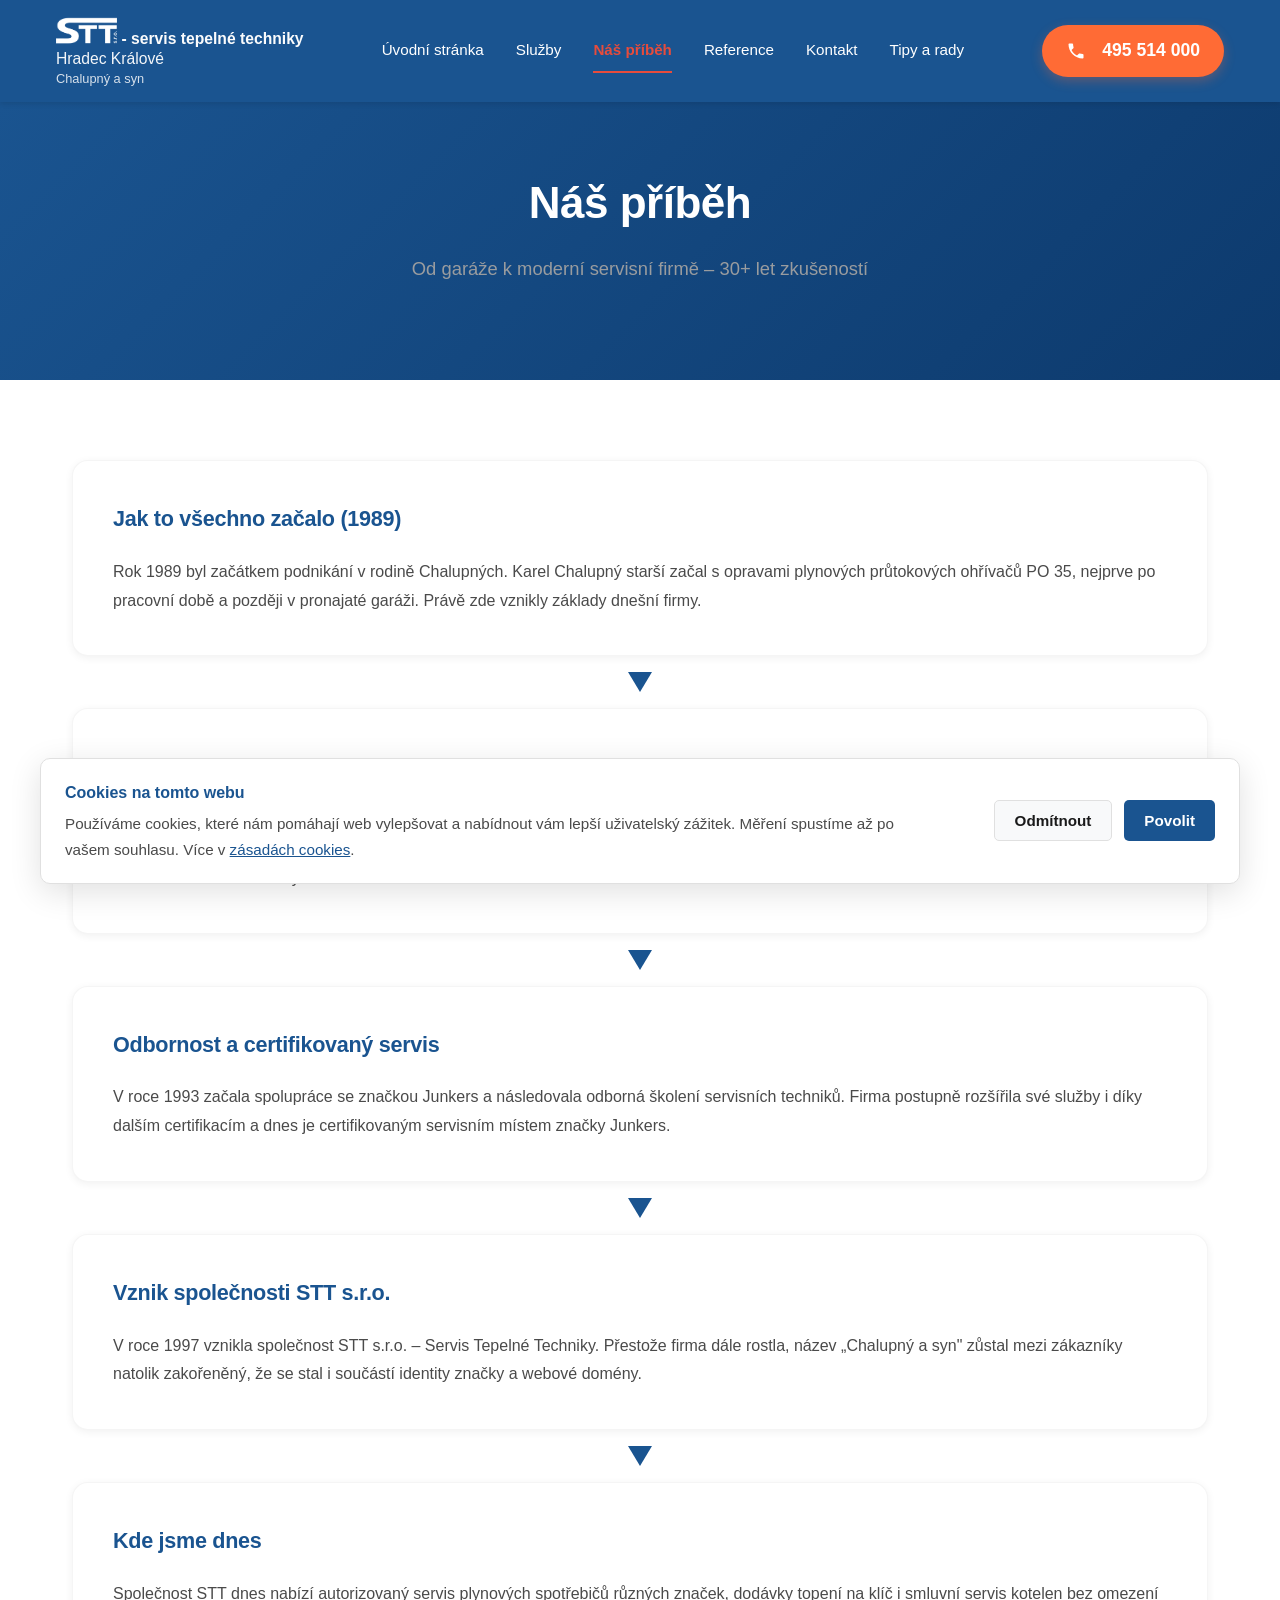
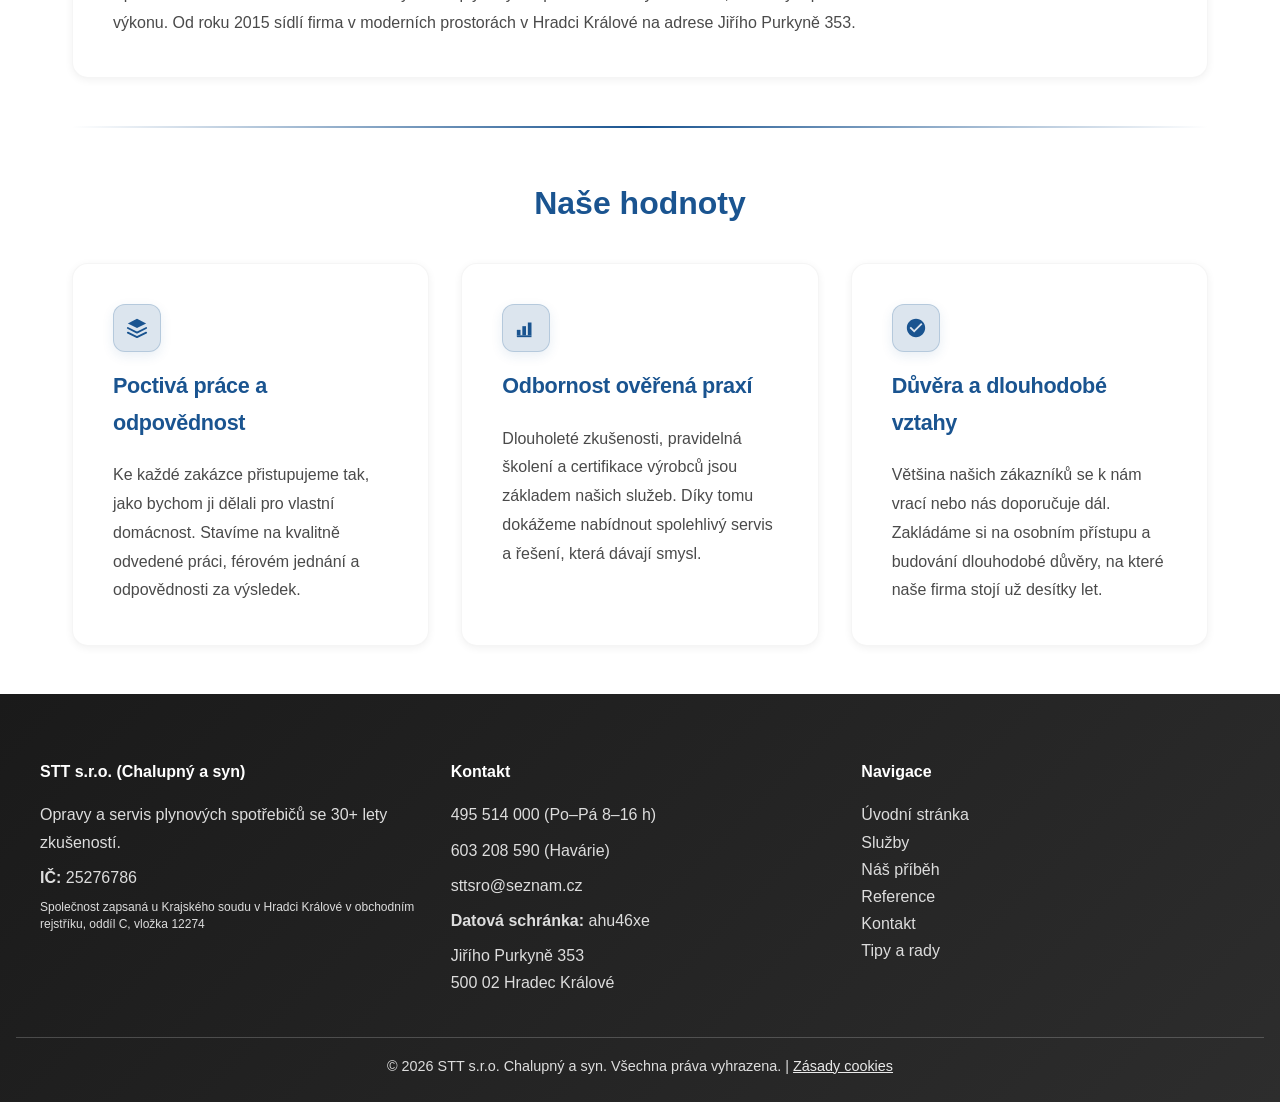
<file: pribeh.html>
<!DOCTYPE html>
<html lang="cs">
<head>
    <!-- Google tag (gtag.js) -->
    <script>
      window.dataLayer = window.dataLayer || [];
      function gtag(){dataLayer.push(arguments);}
      gtag('consent', 'default', {
        'analytics_storage': 'denied',
        'ad_storage': 'denied',
        'ad_user_data': 'denied',
        'ad_personalization': 'denied',
        'wait_for_update': 500
      });
    </script>
    <script async src="https://www.googletagmanager.com/gtag/js?id=G-K3DVCDKKME"></script>
    <script>
      gtag('js', new Date());
      gtag('config', 'G-K3DVCDKKME');
      try {
        if (localStorage.getItem('stt_cookie_consent') === 'accepted') {
          gtag('consent', 'update', {
            'analytics_storage': 'granted',
            'ad_storage': 'denied',
            'ad_user_data': 'denied',
            'ad_personalization': 'denied'
          });
        }
      } catch (e) {}
    </script>
    <meta charset="UTF-8">
    <meta name="viewport" content="width=device-width, initial-scale=1.0">
    <link rel="icon" href="images/stt_logo_karta.png" type="image/jpeg">
    <link rel="apple-touch-icon" href="images/stt_logo_karta.png">
    <title>Náš příběh – od roku 1989 k STT s.r.o. | Chalupný a syn, Hradec Králové</title>
    <meta name="description" content="Historie rodinné firmy Chalupných: začátky v roce 1989, školení Junkers a Mora Moravia, vznik STT s.r.o. v roce 1997, sídlo Jiřího Purkyně 353 od 2015. Hodnoty a certifikovaný servis.">
    <link rel="canonical" href="https://chalupny.cz/pribeh.html">
    <meta property="og:type" content="website">
    <meta property="og:locale" content="cs_CZ">
    <meta property="og:url" content="https://chalupny.cz/pribeh.html">
    <meta property="og:title" content="Náš příběh – STT s.r.o. Chalupný a syn, 30+ let u plynových spotřebičů">
    <meta property="og:description" content="Od garáže po moderní servis v Hradci Králové. Junkers, rodinná tradice, hodnoty firmy STT s.r.o.">
    <meta property="og:image" content="https://chalupny.cz/images/sidlo.webp">
    <meta property="og:image:alt" content="STT s.r.o. – servis plynových spotřebičů Hradec Králové">
    <meta name="twitter:card" content="summary_large_image">
    <meta name="twitter:title" content="Náš příběh – STT s.r.o. Chalupný a syn">
    <meta name="twitter:description" content="Rodinná firma od roku 1989, certifikovaný servis Junkers, dnes STT s.r.o. v Hradci Králové.">
    <meta name="twitter:image" content="https://chalupny.cz/images/sidlo.webp">
    <link rel="stylesheet" href="styles.css">
</head>
<body>
    <!-- Navigation -->
    <header>
        <div class="header-container">
            <a href="index.html" class="logo">
                <span class="logo-main"><img src="images/stt_logo.png" alt="STT s.r.o." class="logo-company-img" width="283" height="283"> <span class="logo-tagline">- servis tepelné techniky</span><br><span class="logo-location">Hradec Králové</span></span>
                <span class="logo-sub">Chalupný a syn</span>
            </a>
            <div class="header-phone">
                <a href="tel:+420495514000">
                    <span class="header-phone-icon">
                        <svg viewBox="0 0 24 24" xmlns="http://www.w3.org/2000/svg">
                            <path d="M6.62 10.79c1.44 2.83 3.76 5.14 6.59 6.59l2.2-2.2c.27-.27.67-.36 1.02-.24 1.12.37 2.33.57 3.57.57.55 0 1 .45 1 1V20c0 .55-.45 1-1 1-9.39 0-17-7.61-17-17 0-.55.45-1 1-1h3.5c.55 0 1 .45 1 1 0 1.25.2 2.45.57 3.57.11.35.03.74-.25 1.02l-2.2 2.2z"/>
                        </svg>
                    </span>
                    <span>495 514 000</span>
                </a>
            </div>
            <button type="button" class="menu-toggle" id="menuToggle" aria-label="Otevřít nebo zavřít menu" aria-expanded="false" aria-controls="mainNav">☰</button>
            <nav id="mainNav" aria-label="Hlavní navigace">
                <div class="header-phone-mobile">
                    <a href="tel:+420495514000">
                        <span class="header-phone-icon">
                        <svg viewBox="0 0 24 24" xmlns="http://www.w3.org/2000/svg">
                            <path d="M6.62 10.79c1.44 2.83 3.76 5.14 6.59 6.59l2.2-2.2c.27-.27.67-.36 1.02-.24 1.12.37 2.33.57 3.57.57.55 0 1 .45 1 1V20c0 .55-.45 1-1 1-9.39 0-17-7.61-17-17 0-.55.45-1 1-1h3.5c.55 0 1 .45 1 1 0 1.25.2 2.45.57 3.57.11.35.03.74-.25 1.02l-2.2 2.2z"/>
                        </svg>
                    </span>
                        <span>495 514 000</span>
                    </a>
                </div>
                <ul>
                    <li><a href="index.html">Úvodní stránka</a></li>
                    <li><a href="sluzby.html">Služby</a></li>
                    <li><a href="pribeh.html" class="active">Náš příběh</a></li>
                    <li><a href="reference.html">Reference</a></li>
                    <li><a href="kontakt.html">Kontakt</a></li>
                    <li><a href="tipy.html">Tipy a rady</a></li>
                </ul>
            </nav>
        </div>
    </header>

    <!-- Page Header -->
    <section class="page-header">
        <div class="container">
            <h1 class="fade-in-up">Náš příběh</h1>
            <p class="subtitle fade-in-up">Od garáže k moderní servisní firmě – 30+ let zkušeností</p>
        </div>
    </section>

    <!-- About Content -->
    <section class="container">
        <div class="story-timeline">
            <div class="card fade-in-up">
                <h3>Jak to všechno začalo (1989)</h3>
                <p>Rok 1989 byl začátkem podnikání v rodině Chalupných. Karel Chalupný starší začal s opravami plynových průtokových ohřívačů PO 35, nejprve po pracovní době a později v pronajaté garáži. Právě zde vznikly základy dnešní firmy.</p>
            </div>

            <div class="timeline-arrow"></div>

            <div class="card fade-in-up">
                <h3>Rodinná firma a dobré jméno</h3>
                <p>Jméno Chalupný se postupně dostávalo do povědomí v Hradci Králové především díky repasovaným výměníkům plynových spotřebičů, které představovaly výrazně dostupnější řešení než nákup nových náhradních dílů. Právě tato kombinace odbornosti a praktického přístupu položila základ dlouhodobé důvěry zákazníků.</p>
            </div>

            <div class="timeline-arrow"></div>

            <div class="card fade-in-up">
                <h3>Odbornost a certifikovaný servis</h3>
                <p>V roce 1993 začala spolupráce se značkou Junkers a následovala odborná školení servisních techniků. Firma postupně rozšířila své služby i díky dalším certifikacím a dnes je certifikovaným servisním místem značky Junkers.</p>
            </div>

            <div class="timeline-arrow"></div>

            <div class="card fade-in-up">
                <h3>Vznik společnosti STT s.r.o.</h3>
                <p>V roce 1997 vznikla společnost STT s.r.o. – Servis Tepelné Techniky. Přestože firma dále rostla, název „Chalupný a syn" zůstal mezi zákazníky natolik zakořeněný, že se stal i součástí identity značky a webové domény.</p>
            </div>

            <div class="timeline-arrow"></div>

            <div class="card fade-in-up">
                <h3>Kde jsme dnes</h3>
                <p>Společnost STT dnes nabízí autorizovaný servis plynových spotřebičů různých značek, dodávky topení na klíč i smluvní servis kotelen bez omezení výkonu. Od roku 2015 sídlí firma v moderních prostorách v Hradci Králové na adrese Jiřího Purkyně 353.</p>
            </div>
        </div>

        <div class="divider" style="margin: 3rem 0;"></div>

        <h2 class="fade-in-up" style="text-align: center; color: var(--primary-color); margin-bottom: 2rem;">Naše hodnoty</h2>

        <div class="grid">
            <div class="card fade-in-up">
                <div class="service-icon">
                    <svg viewBox="0 0 24 24" fill="none" xmlns="http://www.w3.org/2000/svg">
                        <path d="M12 2L2 7l10 5 10-5-10-5z" fill="currentColor"/>
                        <path d="M2 17l10 5 10-5M2 12l10 5 10-5" stroke="currentColor" stroke-width="2" stroke-linecap="round" stroke-linejoin="round" fill="none"/>
                    </svg>
                </div>
                <h3>Poctivá práce a odpovědnost</h3>
                <p>Ke každé zakázce přistupujeme tak, jako bychom ji dělali pro vlastní domácnost. Stavíme na kvalitně odvedené práci, férovém jednání a odpovědnosti za výsledek.</p>
            </div>

            <div class="card fade-in-up">
                <div class="service-icon">
                    <svg viewBox="0 0 24 24" fill="none" xmlns="http://www.w3.org/2000/svg">
                        <path d="M2 20h4v-6H2v6z" fill="currentColor"/>
                        <path d="M8 20h4v-10h-4v10z" fill="currentColor"/>
                        <path d="M14 20h4v-14h-4v14z" fill="currentColor"/>
                        <path d="M2 20h16v2H2v-2z" fill="currentColor"/>
                    </svg>
                </div>
                <h3>Odbornost ověřená praxí</h3>
                <p>Dlouholeté zkušenosti, pravidelná školení a certifikace výrobců jsou základem našich služeb. Díky tomu dokážeme nabídnout spolehlivý servis a řešení, která dávají smysl.</p>
            </div>

            <div class="card fade-in-up">
                <div class="service-icon">
                    <svg viewBox="0 0 24 24" fill="none" xmlns="http://www.w3.org/2000/svg">
                        <path d="M12 2C6.48 2 2 6.48 2 12s4.48 10 10 10 10-4.48 10-10S17.52 2 12 2zm-2 15l-5-5 1.41-1.41L10 14.17l7.59-7.59L19 8l-9 9z" fill="currentColor"/>
                    </svg>
                </div>
                <h3>Důvěra a dlouhodobé vztahy</h3>
                <p>Většina našich zákazníků se k nám vrací nebo nás doporučuje dál. Zakládáme si na osobním přístupu a budování dlouhodobé důvěry, na které naše firma stojí už desítky let.</p>
            </div>
        </div>
    </section>

    <!-- Footer -->
    <footer>
        <div class="footer-content">
            <div class="footer-section">
                <h4>STT s.r.o. (Chalupný a syn)</h4>
                <p>Opravy a servis plynových spotřebičů se 30+ lety zkušeností.</p>
                <p><strong>IČ:</strong> 25276786</p>
                <p class="footer-registry">Společnost zapsaná u Krajského soudu v Hradci Králové v obchodním rejstříku, oddíl C, vložka 12274</p>
            </div>
            <div class="footer-section">
                <h4>Kontakt</h4>
                <p><a href="tel:+420495514000">495 514 000</a> (Po–Pá 8–16 h)</p>
                <p><a href="tel:+420603208590">603 208 590</a> (Havárie)</p>
                <p><a href="mailto:sttsro@seznam.cz">sttsro@seznam.cz</a></p>
                <p><strong>Datová schránka:</strong> ahu46xe</p>
                <p>Jiřího Purkyně 353<br>500 02 Hradec Králové</p>
            </div>
            <div class="footer-section">
                <h4>Navigace</h4>
                <ul>
                    <li><a href="index.html">Úvodní stránka</a></li>
                    <li><a href="sluzby.html">Služby</a></li>
                    <li><a href="pribeh.html">Náš příběh</a></li>
                    <li><a href="reference.html">Reference</a></li>
                    <li><a href="kontakt.html">Kontakt</a></li>
                    <li><a href="tipy.html">Tipy a rady</a></li>
                </ul>
            </div>
        </div>
        <div class="footer-bottom">
            <p>&copy; 2026 STT s.r.o. Chalupný a syn. Všechna práva vyhrazena. | <a href="cookies.html">Zásady cookies</a></p>
</div>
    </footer>

    <script src="cookies.js"></script>
    <script src="script.js"></script>
</body>
</html>
</file>
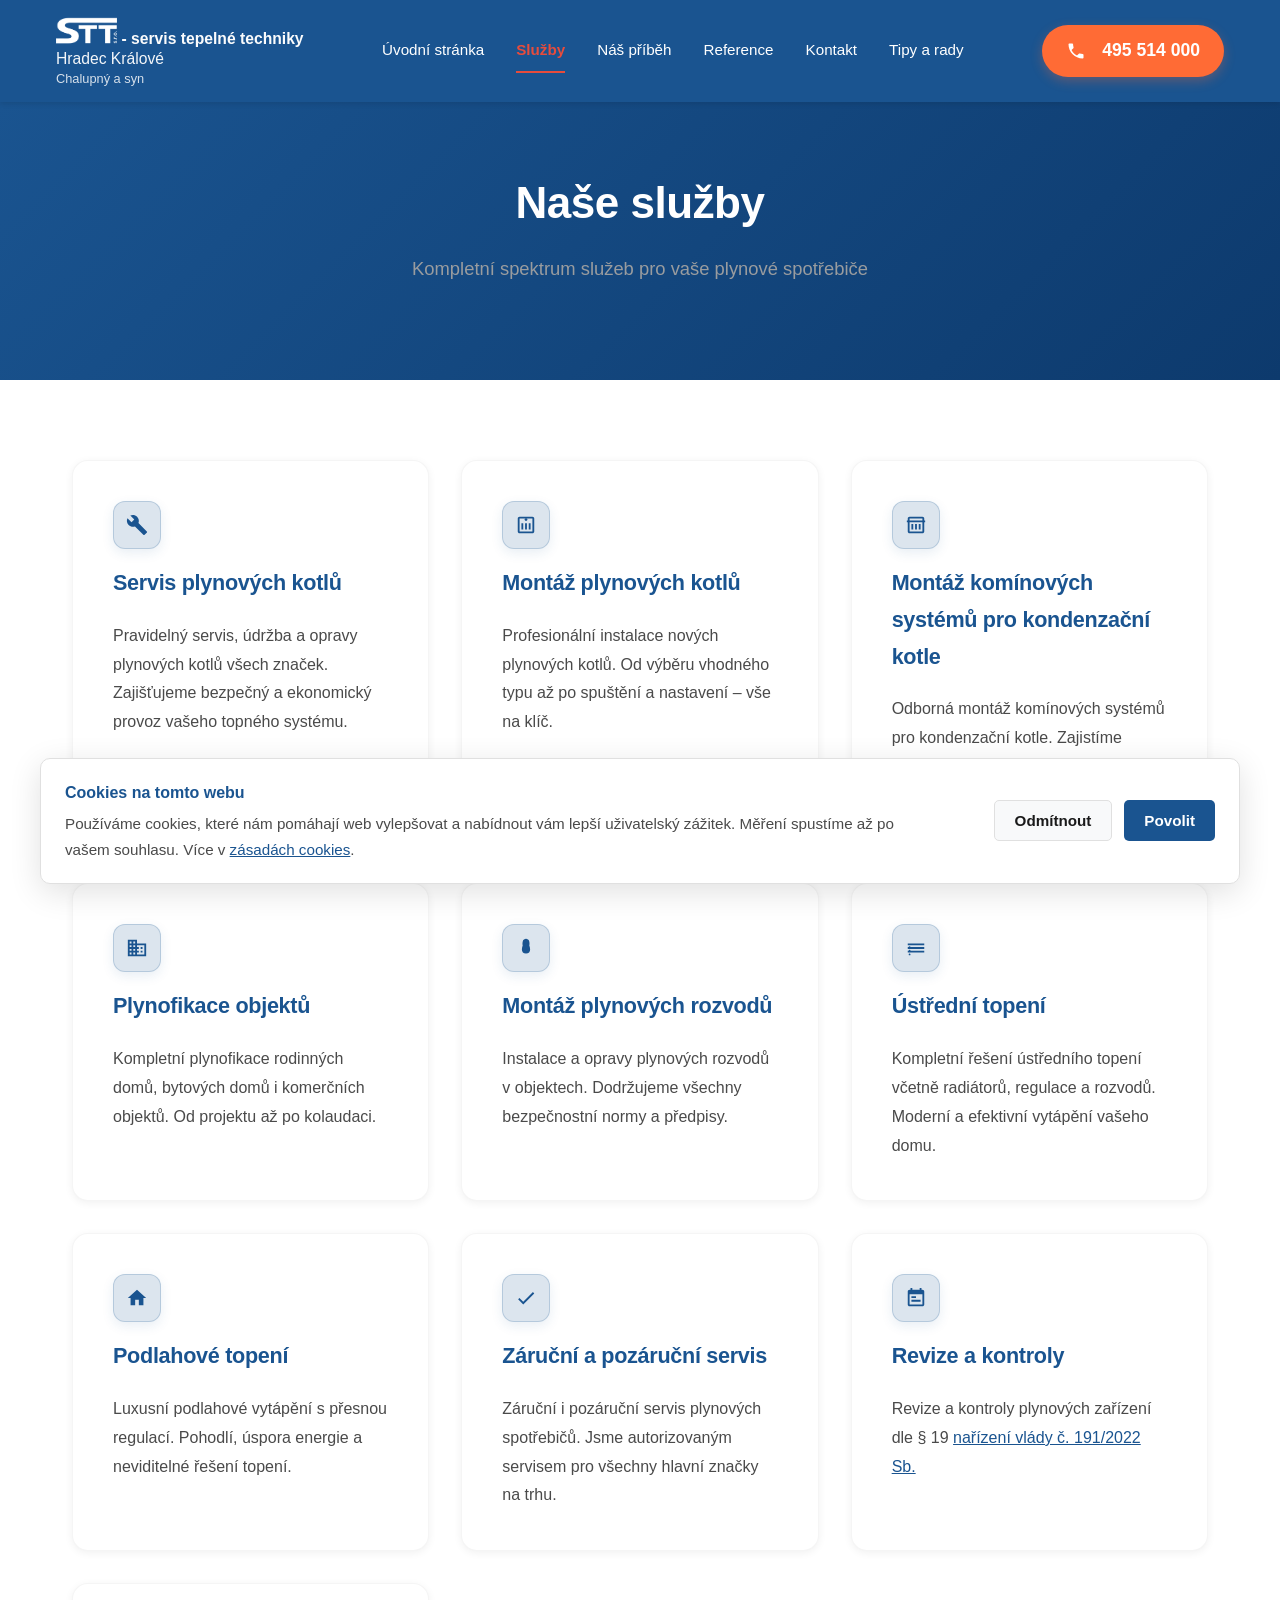
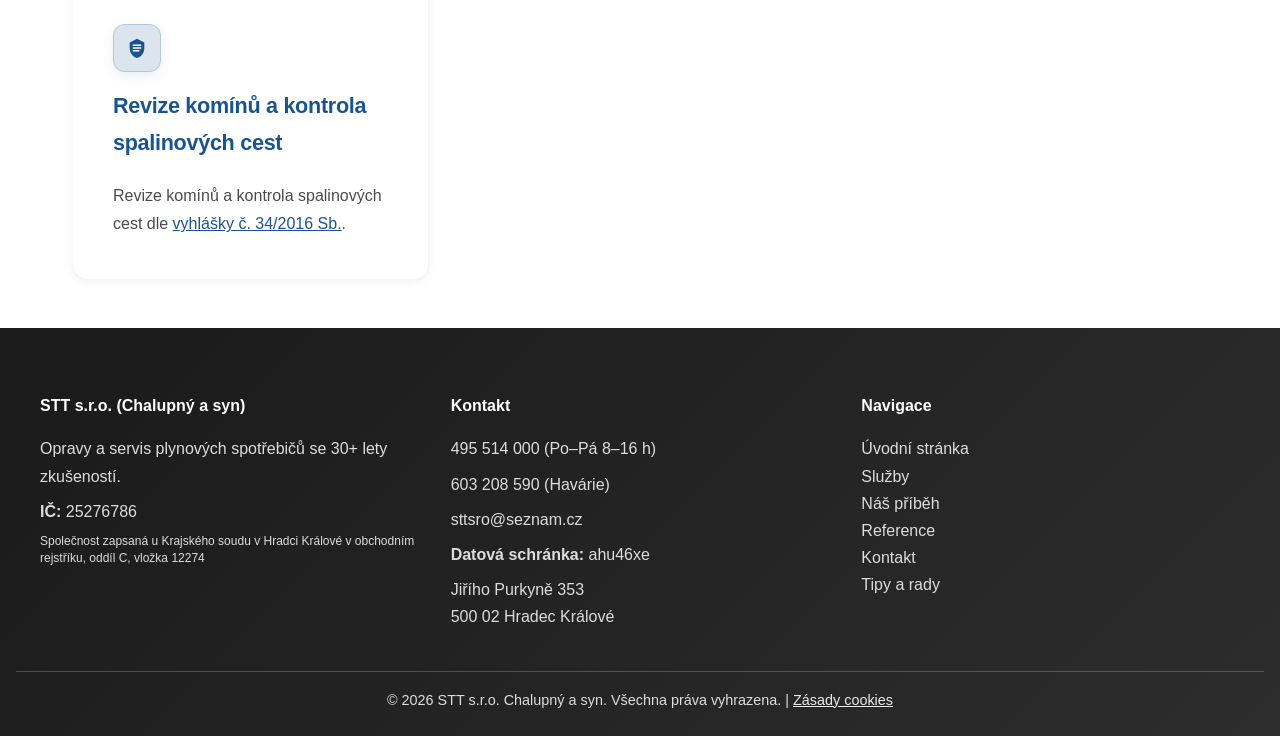
<file: sluzby.html>
<!DOCTYPE html>
<html lang="cs">
<head>
    <!-- Google tag (gtag.js) -->
    <script>
      window.dataLayer = window.dataLayer || [];
      function gtag(){dataLayer.push(arguments);}
      gtag('consent', 'default', {
        'analytics_storage': 'denied',
        'ad_storage': 'denied',
        'ad_user_data': 'denied',
        'ad_personalization': 'denied',
        'wait_for_update': 500
      });
    </script>
    <script async src="https://www.googletagmanager.com/gtag/js?id=G-K3DVCDKKME"></script>
    <script>
      gtag('js', new Date());
      gtag('config', 'G-K3DVCDKKME');
      try {
        if (localStorage.getItem('stt_cookie_consent') === 'accepted') {
          gtag('consent', 'update', {
            'analytics_storage': 'granted',
            'ad_storage': 'denied',
            'ad_user_data': 'denied',
            'ad_personalization': 'denied'
          });
        }
      } catch (e) {}
    </script>
    <meta charset="UTF-8">
    <meta name="viewport" content="width=device-width, initial-scale=1.0">
    <link rel="icon" href="images/stt_logo_karta.png" type="image/jpeg">
    <link rel="apple-touch-icon" href="images/stt_logo_karta.png">
    <title>Služby – servis kotlů, montáž, komíny, revize | STT s.r.o. Hradec Králové</title>
    <meta name="description" content="Servis a montáž plynových kotlů, komíny pro kondenzační kotle, plynofikace, ústřední a podlahové topení, revize dle § 19 NV č. 191/2022. STT s.r.o. Chalupný a syn, Hradec Králové.">
    <link rel="canonical" href="https://chalupny.cz/sluzby.html">
    <meta property="og:type" content="website">
    <meta property="og:locale" content="cs_CZ">
    <meta property="og:url" content="https://chalupny.cz/sluzby.html">
    <meta property="og:title" content="Služby – servis plynových kotlů a topení | STT s.r.o. Hradec Králové">
    <meta property="og:description" content="Servis kotlů, montáž, komíny pro kondenzační kotle, plynofikace, revize plynových zařízení. STT s.r.o. Jiřího Purkyně 353, Hradec Králové.">
    <meta property="og:image" content="https://chalupny.cz/images/sidlo.webp">
    <meta property="og:image:alt" content="STT s.r.o. – servis plynových spotřebičů Hradec Králové">
    <meta name="twitter:card" content="summary_large_image">
    <meta name="twitter:title" content="Služby STT s.r.o. – plynové kotle a topení">
    <meta name="twitter:description" content="Servis a montáž kotlů, komíny, plynofikace, revize. Hradec Králové.">
    <meta name="twitter:image" content="https://chalupny.cz/images/sidlo.webp">
    <link rel="stylesheet" href="styles.css">
</head>
<body>
    <!-- Navigation -->
    <header>
        <div class="header-container">
            <a href="index.html" class="logo">
                <span class="logo-main"><img src="images/stt_logo.png" alt="STT s.r.o." class="logo-company-img" width="283" height="283"> <span class="logo-tagline">- servis tepelné techniky</span><br><span class="logo-location">Hradec Králové</span></span>
                <span class="logo-sub">Chalupný a syn</span>
            </a>
            <div class="header-phone">
                <a href="tel:+420495514000">
                    <span class="header-phone-icon">
                        <svg viewBox="0 0 24 24" xmlns="http://www.w3.org/2000/svg">
                            <path d="M6.62 10.79c1.44 2.83 3.76 5.14 6.59 6.59l2.2-2.2c.27-.27.67-.36 1.02-.24 1.12.37 2.33.57 3.57.57.55 0 1 .45 1 1V20c0 .55-.45 1-1 1-9.39 0-17-7.61-17-17 0-.55.45-1 1-1h3.5c.55 0 1 .45 1 1 0 1.25.2 2.45.57 3.57.11.35.03.74-.25 1.02l-2.2 2.2z"/>
                        </svg>
                    </span>
                    <span>495 514 000</span>
                </a>
            </div>
            <button type="button" class="menu-toggle" id="menuToggle" aria-label="Otevřít nebo zavřít menu" aria-expanded="false" aria-controls="mainNav">☰</button>
            <nav id="mainNav" aria-label="Hlavní navigace">
                <div class="header-phone-mobile">
                    <a href="tel:+420495514000">
                        <span class="header-phone-icon">
                        <svg viewBox="0 0 24 24" xmlns="http://www.w3.org/2000/svg">
                            <path d="M6.62 10.79c1.44 2.83 3.76 5.14 6.59 6.59l2.2-2.2c.27-.27.67-.36 1.02-.24 1.12.37 2.33.57 3.57.57.55 0 1 .45 1 1V20c0 .55-.45 1-1 1-9.39 0-17-7.61-17-17 0-.55.45-1 1-1h3.5c.55 0 1 .45 1 1 0 1.25.2 2.45.57 3.57.11.35.03.74-.25 1.02l-2.2 2.2z"/>
                        </svg>
                    </span>
                        <span>495 514 000</span>
                    </a>
                </div>
                <ul>
                    <li><a href="index.html">Úvodní stránka</a></li>
                    <li><a href="sluzby.html" class="active">Služby</a></li>
                    <li><a href="pribeh.html">Náš příběh</a></li>
                    <li><a href="reference.html">Reference</a></li>
                    <li><a href="kontakt.html">Kontakt</a></li>
                    <li><a href="tipy.html">Tipy a rady</a></li>
                </ul>
            </nav>
        </div>
    </header>

    <!-- Page Header -->
    <section class="page-header">
        <div class="container">
            <h1 class="fade-in-up">Naše služby</h1>
            <p class="subtitle fade-in-up">Kompletní spektrum služeb pro vaše plynové spotřebiče</p>
        </div>
    </section>

    <!-- Services Content -->
    <section class="container">
        <div class="grid">
            <div class="card fade-in-up">
                <div class="service-icon">
                    <svg viewBox="0 0 24 24" fill="none" xmlns="http://www.w3.org/2000/svg">
                        <path d="M22.7 19l-9.1-9.1c.9-2.3.4-5-1.5-6.9-2-2-5-2.4-7.4-1.3L9 6 6 9 1.6 4.7C.4 7.1.9 10.1 2.9 12.1c1.9 1.9 4.6 2.4 6.9 1.5l9.1 9.1c.4.4 1 .4 1.4 0l2.3-2.3c.5-.4.5-1.1.1-1.4z" fill="currentColor"/>
                    </svg>
                </div>
                <h3>Servis plynových kotlů</h3>
                <p>Pravidelný servis, údržba a opravy plynových kotlů všech značek. Zajišťujeme bezpečný a ekonomický provoz vašeho topného systému.</p>
            </div>
            <div class="card fade-in-up">
                <div class="service-icon">
                    <svg viewBox="0 0 24 24" fill="none" xmlns="http://www.w3.org/2000/svg">
                        <path d="M19 3H5c-1.1 0-2 .9-2 2v14c0 1.1.9 2 2 2h14c1.1 0 2-.9 2-2V5c0-1.1-.9-2-2-2zm0 16H5V5h14v14z" fill="currentColor"/>
                        <path d="M7 10h2v7H7v-7zm4 0h2v7h-2v-7zm4 0h2v7h-2v-7z" fill="currentColor"/>
                        <circle cx="12" cy="6" r="1.5" fill="currentColor"/>
                    </svg>
                </div>
                <h3>Montáž plynových kotlů</h3>
                <p>Profesionální instalace nových plynových kotlů. Od výběru vhodného typu až po spuštění a nastavení – vše na klíč.</p>
            </div>
            <div class="card fade-in-up">
                <div class="service-icon">
                    <svg viewBox="0 0 24 24" fill="none" xmlns="http://www.w3.org/2000/svg">
                        <path d="M19 3H5c-1.1 0-2 .9-2 2v2H2v2h1v10c0 1.1.9 2 2 2h14c1.1 0 2-.9 2-2V9h1V7h-1V5c0-1.1-.9-2-2-2zm0 16H5V9h14v10zm0-12H5V5h14v2z" fill="currentColor"/>
                        <path d="M7 11h2v6H7v-6zm4 0h2v6h-2v-6zm4 0h2v6h-2v-6z" fill="currentColor"/>
                    </svg>
                </div>
                <h3>Montáž komínových systémů pro kondenzační kotle</h3>
                <p>Odborná montáž komínových systémů pro kondenzační kotle. Zajistíme správný odvod spalin a bezpečný provoz.</p>
            </div>
            <div class="card fade-in-up">
                <div class="service-icon">
                    <svg viewBox="0 0 24 24" fill="none" xmlns="http://www.w3.org/2000/svg">
                        <path d="M12 7V3H2v18h20V7H12zM6 19H4v-2h2v2zm0-4H4v-2h2v2zm0-4H4V9h2v2zm0-4H4V5h2v2zm4 12H8v-2h2v2zm0-4H8v-2h2v2zm0-4H8V9h2v2zm0-4H8V5h2v2zm10 12h-8v-2h2v-2h-2v-2h2v-2h-2V9h8v10zm-2-8h-2v2h2v-2zm0 4h-2v2h2v-2z" fill="currentColor"/>
                    </svg>
                </div>
                <h3>Plynofikace objektů</h3>
                <p>Kompletní plynofikace rodinných domů, bytových domů i komerčních objektů. Od projektu až po kolaudaci.</p>
            </div>
            <div class="card fade-in-up">
                <div class="service-icon">
                    <svg viewBox="0 0 24 24" fill="none" xmlns="http://www.w3.org/2000/svg">
                        <path d="M12 2C10.5 2 9 3 8.5 4.5C8 6 8 7.5 8.5 9C8 10.5 7.5 12 7.5 13.5C7.5 16 9 18 12 18C15 18 16.5 16 16.5 13.5C16.5 12 16 10.5 15.5 9C16 7.5 16 6 15.5 4.5C15 3 13.5 2 12 2Z" fill="currentColor"/>
                        <path d="M9.5 6C9 6.5 8.5 7.5 8.5 8.5C8.5 9.5 9 10.5 9.5 11C10 10.5 10.5 9.5 10.5 8.5C10.5 7.5 10 6.5 9.5 6Z" fill="currentColor"/>
                        <path d="M14.5 6C14 6.5 13.5 7.5 13.5 8.5C13.5 9.5 14 10.5 14.5 11C15 10.5 15.5 9.5 15.5 8.5C15.5 7.5 15 6.5 14.5 6Z" fill="currentColor"/>
                    </svg>
                </div>
                <h3>Montáž plynových rozvodů</h3>
                <p>Instalace a opravy plynových rozvodů v objektech. Dodržujeme všechny bezpečnostní normy a předpisy.</p>
            </div>
            <div class="card fade-in-up">
                <div class="service-icon">
                    <svg viewBox="0 0 24 24" fill="none" xmlns="http://www.w3.org/2000/svg">
                        <path d="M7 13h10v-2H7v2zm0 4h10v-2H7v2zm-4-8h18v-2H3v2zm0 4h18v-2H3v2zm0 4h18v-2H3v2z" fill="currentColor"/>
                        <circle cx="5" cy="11" r="1" fill="currentColor"/>
                        <circle cx="5" cy="15" r="1" fill="currentColor"/>
                        <circle cx="5" cy="19" r="1" fill="currentColor"/>
                    </svg>
                </div>
                <h3>Ústřední topení</h3>
                <p>Kompletní řešení ústředního topení včetně radiátorů, regulace a rozvodů. Moderní a efektivní vytápění vašeho domu.</p>
            </div>
            <div class="card fade-in-up">
                <div class="service-icon">
                    <svg viewBox="0 0 24 24" fill="none" xmlns="http://www.w3.org/2000/svg">
                        <path d="M10 20v-6h4v6h5v-8h3L12 3 2 12h3v8z" fill="currentColor"/>
                    </svg>
                </div>
                <h3>Podlahové topení</h3>
                <p>Luxusní podlahové vytápění s přesnou regulací. Pohodlí, úspora energie a neviditelné řešení topení.</p>
            </div>
            <div class="card fade-in-up">
                <div class="service-icon">
                    <svg viewBox="0 0 24 24" fill="none" xmlns="http://www.w3.org/2000/svg">
                        <path d="M9 16.17L4.83 12l-1.42 1.41L9 19 21 7l-1.41-1.41z" fill="currentColor"/>
                    </svg>
                </div>
                <h3>Záruční a pozáruční servis</h3>
                <p>Záruční i pozáruční servis plynových spotřebičů. Jsme autorizovaným servisem pro všechny hlavní značky na trhu.</p>
            </div>
            <div class="card fade-in-up">
                <div class="service-icon">
                    <svg viewBox="0 0 24 24" fill="none" xmlns="http://www.w3.org/2000/svg">
                        <path d="M19 3h-1V1h-2v2H8V1H6v2H5c-1.1 0-2 .9-2 2v14c0 1.1.9 2 2 2h14c1.1 0 2-.9 2-2V5c0-1.1-.9-2-2-2zm0 16H5V8h14v11z" fill="currentColor"/>
                        <path d="M7 10h5v2H7v-2zm0 4h10v2H7v-2z" fill="currentColor"/>
                    </svg>
                </div>
                <h3>Revize a kontroly</h3>
                <p>Revize a kontroly plynových zařízení dle § 19 <a href="https://www.zakonyprolidi.cz/cs/2022-191" target="_blank" rel="noopener noreferrer" style="color: #1a5490; text-decoration: underline;">nařízení vlády č. 191/2022 Sb.</a></p>
            </div>
            <div class="card fade-in-up">
                <div class="service-icon">
                    <svg viewBox="0 0 24 24" fill="none" xmlns="http://www.w3.org/2000/svg">
                        <path d="M12 2l8 4v6c0 5.25-3.5 9.75-8 11-4.5-1.25-8-5.75-8-11V6l8-4z" fill="currentColor"/>
                        <path d="M8 12h8M8 15h6M8 9h8" stroke="#ffffff" stroke-width="1.6" stroke-linecap="round"/>
                    </svg>
                </div>
                <h3>Revize komínů a kontrola spalinových cest</h3>
                <p>Revize komínů a kontrola spalinových cest dle <a href="https://www.zakonyprolidi.cz/cs/2016-34" target="_blank" rel="noopener noreferrer" style="color: #1a5490; text-decoration: underline;">vyhlášky č. 34/2016 Sb.</a>.</p>
            </div>
        </div>

    </section>

    <!-- CTA Section -->
    <!-- <section class="cta-section">
        <div class="container">
            <h2>Potřebujete servis?</h2>
            <p>Zavolejte na dispečink a domluvíme se na termínu</p>
            <a href="tel:+420495514000" class="cta-button">495 514 000</a>
            <p class="contact-hours">Pondělí–pátek 8:00–16:00</p>
        </div>
    </section> -->

    <!-- Footer -->
    <footer>
        <div class="footer-content">
            <div class="footer-section">
                <h4>STT s.r.o. (Chalupný a syn)</h4>
                <p>Opravy a servis plynových spotřebičů se 30+ lety zkušeností.</p>
                <p><strong>IČ:</strong> 25276786</p>
                <p class="footer-registry">Společnost zapsaná u Krajského soudu v Hradci Králové v obchodním rejstříku, oddíl C, vložka 12274</p>
            </div>
            <div class="footer-section">
                <h4>Kontakt</h4>
                <p><a href="tel:+420495514000">495 514 000</a> (Po–Pá 8–16 h)</p>
                <p><a href="tel:+420603208590">603 208 590</a> (Havárie)</p>
                <p><a href="mailto:sttsro@seznam.cz">sttsro@seznam.cz</a></p>
                <p><strong>Datová schránka:</strong> ahu46xe</p>
                <p>Jiřího Purkyně 353<br>500 02 Hradec Králové</p>
            </div>
            <div class="footer-section">
                <h4>Navigace</h4>
                <ul>
                    <li><a href="index.html">Úvodní stránka</a></li>
                    <li><a href="sluzby.html">Služby</a></li>
                    <li><a href="pribeh.html">Náš příběh</a></li>
                    <li><a href="reference.html">Reference</a></li>
                    <li><a href="kontakt.html">Kontakt</a></li>
                    <li><a href="tipy.html">Tipy a rady</a></li>
                </ul>
            </div>
        </div>
        <div class="footer-bottom">
            <p>&copy; 2026 STT s.r.o. Chalupný a syn. Všechna práva vyhrazena. | <a href="cookies.html">Zásady cookies</a></p>
</div>
    </footer>

    <script src="cookies.js"></script>
    <script src="script.js"></script>
</body>
</html>
</file>
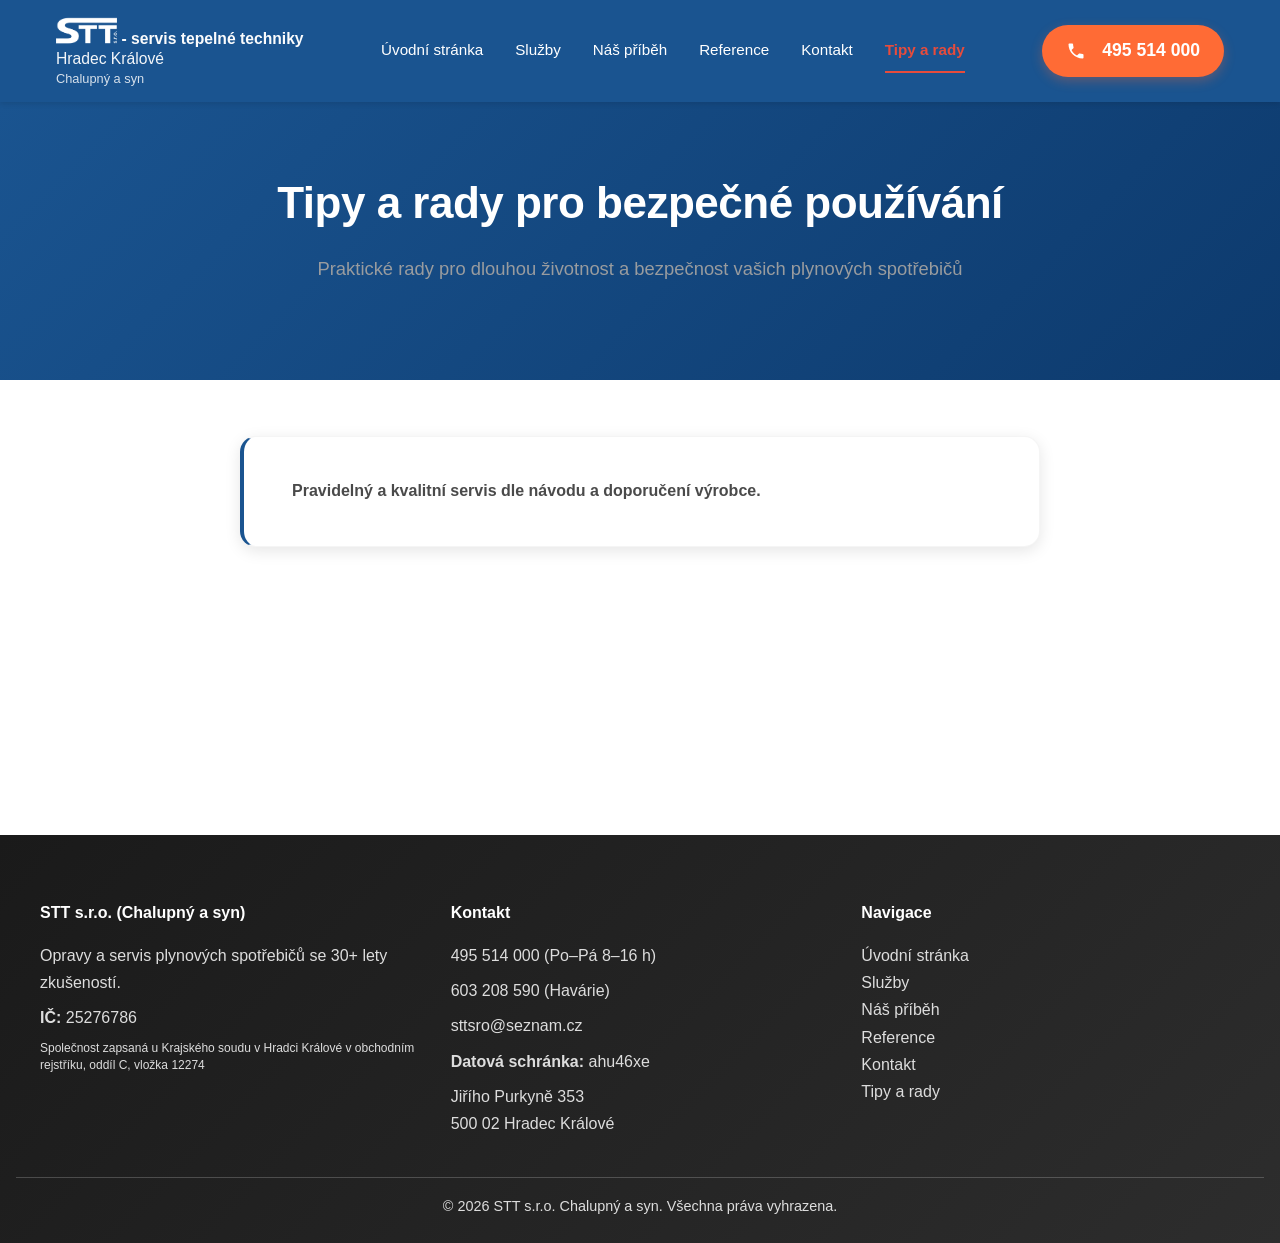
<file: tipy.html>
<!DOCTYPE html>
<html lang="cs">
<head>
    <meta charset="UTF-8">
    <meta name="viewport" content="width=device-width, initial-scale=1.0">
    <link rel="icon" href="images/stt_logo_karta.png" type="image/jpeg">
    <link rel="apple-touch-icon" href="images/stt_logo_karta.png">
    <title>Tipy a rady – bezpečné používání plynových spotřebičů | STT s.r.o.</title>
    <meta name="description" content="Doporučení STT s.r.o.: pravidelný a kvalitní servis plynových spotřebičů dle návodu a doporučení výrobce – bezpečnost a životnost zařízení.">
    <link rel="canonical" href="https://chalupny.cz/tipy.html">
    <meta property="og:type" content="website">
    <meta property="og:locale" content="cs_CZ">
    <meta property="og:url" content="https://chalupny.cz/tipy.html">
    <meta property="og:title" content="Tipy a rady k plynovým spotřebičům – STT s.r.o.">
    <meta property="og:description" content="Praktická rada: servis dle výrobce pro bezpečný provoz a dlouhou životnost kotle či ohřívače.">
    <meta property="og:image" content="https://chalupny.cz/images/sidlo.webp">
    <meta property="og:image:alt" content="STT s.r.o. – servis plynových spotřebičů Hradec Králové">
    <meta name="twitter:card" content="summary_large_image">
    <meta name="twitter:title" content="Tipy a rady – STT s.r.o.">
    <meta name="twitter:description" content="Servis plynových spotřebičů dle návodu výrobce – rady od STT.">
    <meta name="twitter:image" content="https://chalupny.cz/images/sidlo.webp">
    <link rel="stylesheet" href="styles.css">
</head>
<body>
    <!-- Navigation -->
    <header>
        <div class="header-container">
            <a href="index.html" class="logo">
                <span class="logo-main"><img src="images/stt_logo.png" alt="STT s.r.o." class="logo-company-img" width="283" height="283"> <span class="logo-tagline">- servis tepelné techniky</span><br><span class="logo-location">Hradec Králové</span></span>
                <span class="logo-sub">Chalupný a syn</span>
            </a>
            <div class="header-phone">
                <a href="tel:+420495514000">
                    <span class="header-phone-icon">
                        <svg viewBox="0 0 24 24" xmlns="http://www.w3.org/2000/svg">
                            <path d="M6.62 10.79c1.44 2.83 3.76 5.14 6.59 6.59l2.2-2.2c.27-.27.67-.36 1.02-.24 1.12.37 2.33.57 3.57.57.55 0 1 .45 1 1V20c0 .55-.45 1-1 1-9.39 0-17-7.61-17-17 0-.55.45-1 1-1h3.5c.55 0 1 .45 1 1 0 1.25.2 2.45.57 3.57.11.35.03.74-.25 1.02l-2.2 2.2z"/>
                        </svg>
                    </span>
                    <span>495 514 000</span>
                </a>
            </div>
            <button type="button" class="menu-toggle" id="menuToggle" aria-label="Otevřít nebo zavřít menu" aria-expanded="false" aria-controls="mainNav">☰</button>
            <nav id="mainNav" aria-label="Hlavní navigace">
                <div class="header-phone-mobile">
                    <a href="tel:+420495514000">
                        <span class="header-phone-icon">
                        <svg viewBox="0 0 24 24" xmlns="http://www.w3.org/2000/svg">
                            <path d="M6.62 10.79c1.44 2.83 3.76 5.14 6.59 6.59l2.2-2.2c.27-.27.67-.36 1.02-.24 1.12.37 2.33.57 3.57.57.55 0 1 .45 1 1V20c0 .55-.45 1-1 1-9.39 0-17-7.61-17-17 0-.55.45-1 1-1h3.5c.55 0 1 .45 1 1 0 1.25.2 2.45.57 3.57.11.35.03.74-.25 1.02l-2.2 2.2z"/>
                        </svg>
                    </span>
                        <span>495 514 000</span>
                    </a>
                </div>
                <ul>
                    <li><a href="index.html">Úvodní stránka</a></li>
                    <li><a href="sluzby.html">Služby</a></li>
                    <li><a href="pribeh.html">Náš příběh</a></li>
                    <li><a href="reference.html">Reference</a></li>
                    <li><a href="kontakt.html">Kontakt</a></li>
                    <li><a href="tipy.html" class="active">Tipy a rady</a></li>
                </ul>
            </nav>
        </div>
    </header>

    <!-- Page Header -->
    <section class="page-header">
        <div class="container">
            <h1>Tipy a rady pro bezpečné používání</h1>
            <p class="subtitle">Praktické rady pro dlouhou životnost a bezpečnost vašich plynových spotřebičů</p>
        </div>
    </section>

    <!-- Tips Content -->
    <section class="container tips-content">
        <div class="grid tips-grid">
            <div class="card tip-card fade-in-up">
                <p>Pravidelný a kvalitní servis dle návodu a doporučení výrobce.</p>
            </div>
        </div>
    </section>

    <!-- Footer -->
    <footer>
        <div class="footer-content">
            <div class="footer-section">
                <h4>STT s.r.o. (Chalupný a syn)</h4>
                <p>Opravy a servis plynových spotřebičů se 30+ lety zkušeností.</p>
                <p><strong>IČ:</strong> 25276786</p>
                <p class="footer-registry">Společnost zapsaná u Krajského soudu v Hradci Králové v obchodním rejstříku, oddíl C, vložka 12274</p>
            </div>
            <div class="footer-section">
                <h4>Kontakt</h4>
                <p><a href="tel:+420495514000">495 514 000</a> (Po–Pá 8–16 h)</p>
                <p><a href="tel:+420603208590">603 208 590</a> (Havárie)</p>
                <p><a href="mailto:sttsro@seznam.cz">sttsro@seznam.cz</a></p>
                <p><strong>Datová schránka:</strong> ahu46xe</p>
                <p>Jiřího Purkyně 353<br>500 02 Hradec Králové</p>
            </div>
            <div class="footer-section">
                <h4>Navigace</h4>
                <ul>
                    <li><a href="index.html">Úvodní stránka</a></li>
                    <li><a href="sluzby.html">Služby</a></li>
                    <li><a href="pribeh.html">Náš příběh</a></li>
                    <li><a href="reference.html">Reference</a></li>
                    <li><a href="kontakt.html">Kontakt</a></li>
                    <li><a href="tipy.html">Tipy a rady</a></li>
                </ul>
            </div>
        </div>
        <div class="footer-bottom">
            <p>&copy; 2026 STT s.r.o. Chalupný a syn. Všechna práva vyhrazena.</p>
</div>
    </footer>

    <script src="script.js"></script>
</body>
</html>
</file>
<file: styles.css>
* {
    margin: 0;
    padding: 0;
    box-sizing: border-box;
}

/* Scroll Animations */
.fade-in-up {
    opacity: 0;
    transform: translateY(30px);
    transition: opacity 0.6s ease-out, transform 0.6s ease-out;
}

.fade-in-up.visible {
    opacity: 1;
    transform: translateY(0);
}

.fade-in {
    opacity: 0;
    transition: opacity 0.8s ease-out;
}

.fade-in.visible {
    opacity: 1;
}

.slide-in-left {
    opacity: 0;
    transform: translateX(-30px);
    transition: opacity 0.6s ease-out, transform 0.6s ease-out;
}

.slide-in-left.visible {
    opacity: 1;
    transform: translateX(0);
}

.slide-in-right {
    opacity: 0;
    transform: translateX(30px);
    transition: opacity 0.6s ease-out, transform 0.6s ease-out;
}

.slide-in-right.visible {
    opacity: 1;
    transform: translateX(0);
}

:root {
    --primary-color: #1a5490;
    --accent-color: #e74c3c;
    --phone-color: #ff6b35;
    --light-gray: #f8f9fa;
    --dark-gray: #1a1a1a;
    --border-color: #e0e0e0;
    --success-color: #27ae60;
    --text-color: #4a4a4a;
    --shadow-sm: 0 2px 8px rgba(0, 0, 0, 0.06);
    --shadow-md: 0 4px 16px rgba(0, 0, 0, 0.1);
    --shadow-lg: 0 8px 32px rgba(0, 0, 0, 0.12);
}

body {
    font-family: -apple-system, BlinkMacSystemFont, 'Segoe UI', 'Roboto', 'Oxygen', 'Ubuntu', 'Cantarell', 'Fira Sans', 'Droid Sans', 'Helvetica Neue', sans-serif;
    line-height: 1.7;
    color: var(--dark-gray);
    background-color: #fff;
    -webkit-font-smoothing: antialiased;
    -moz-osx-font-smoothing: grayscale;
}

/* Header & Navigation */
header {
    background-color: var(--primary-color);
    color: white;
    padding: 1rem 0;
    position: sticky;
    top: 0;
    z-index: 1000;
    box-shadow: 0 2px 5px rgba(0,0,0,0.1);
}

.header-container {
    max-width: 1200px;
    margin: 0 auto;
    padding: 0 1rem;
    display: flex;
    justify-content: space-between;
    align-items: center;
    gap: 1rem;
    flex-wrap: wrap;
}

.logo {
    order: 1;
    text-decoration: none;
    color: white;
    display: flex;
    flex-direction: column;
    line-height: 1.2;
    max-width: 320px;
}

.logo-main {
    font-size: 1rem;
    font-weight: 700;
    color: white;
    line-height: 1.2;
    display: block;
}

.logo-main .logo-company {
    font-size: 1.1em;
    font-weight: 800;
}

.logo-main .logo-company-img {
    height: 1.9em;
    width: auto;
    vertical-align: -0.12em;
    filter: brightness(0) invert(1);
}

.logo-main .logo-tagline {
    font-size: 0.98em;
    font-weight: 600;
    opacity: 0.98;
}

.logo-main .logo-location {
    font-size: 0.98em;
    font-weight: 500;
    opacity: 0.95;
}

.logo-sub {
    font-size: 0.8rem;
    font-weight: 400;
    color: rgba(255, 255, 255, 0.82);
    margin-top: 0.1rem;
    display: block;
}

nav {
    order: 2;
    flex: 1;
    display: flex;
    justify-content: center;
}

.header-phone {
    display: flex;
    align-items: center;
    gap: 0.5rem;
    margin-left: auto;
    margin-right: 0;
    order: 3;
}

.header-phone a {
    color: white;
    text-decoration: none;
    font-size: 1.1rem;
    font-weight: bold;
    display: flex;
    align-items: center;
    gap: 0.5rem;
    padding: 0.7rem 1.5rem;
    background-color: var(--phone-color);
    border-radius: 30px;
    transition: all 0.3s;
    white-space: nowrap;
    box-shadow: 0 4px 12px rgba(255, 107, 53, 0.3);
}

.header-phone a:hover {
    background-color: #ff5722;
    transform: translateY(-2px);
    box-shadow: 0 6px 16px rgba(255, 107, 53, 0.4);
}

.header-phone-icon {
    display: inline-block;
    width: 20px;
    height: 20px;
    margin-right: 8px;
    vertical-align: middle;
}

.header-phone-icon svg {
    width: 100%;
    height: 100%;
    fill: white;
}


nav ul {
    list-style: none;
    display: flex;
    gap: 2rem;
    flex-wrap: wrap;
}

nav a {
    color: white;
    text-decoration: none;
    transition: color 0.3s;
    font-size: 0.95rem;
    padding: 0.5rem 0;
    border-bottom: 2px solid transparent;
    display: inline-block;
}

nav a:hover {
    color: var(--accent-color);
    border-bottom: 2px solid var(--accent-color);
}

nav a.active {
    color: var(--accent-color);
    border-bottom: 2px solid var(--accent-color);
    font-weight: bold;
}

/* Mobile Menu */
.menu-toggle {
    display: none;
    background: none;
    border: none;
    color: white;
    font-size: 1.5rem;
    cursor: pointer;
    padding: 0.5rem;
}

.header-phone-mobile {
    display: none;
}

/* Hero Section */
.hero {
    background: linear-gradient(135deg, var(--primary-color) 0%, #0d3a6d 100%);
    background-image: url('images/sidlo.webp');
    background-size: cover;
    background-position: center;
    background-repeat: no-repeat;
    color: white;
    padding: 6rem 1rem;
    text-align: center;
    min-height: 600px;
    display: flex;
    align-items: center;
    justify-content: center;
    position: relative;
    overflow: hidden;
}

.hero::before {
    content: '';
    position: absolute;
    top: 0;
    left: 0;
    right: 0;
    bottom: 0;
    background: linear-gradient(135deg, rgba(26, 84, 144, 0.85) 0%, rgba(13, 58, 109, 0.75) 100%);
    pointer-events: none;
    z-index: 0;
}

.hero::after {
    content: '';
    position: absolute;
    top: 0;
    left: 0;
    right: 0;
    bottom: 0;
    background: radial-gradient(circle at 30% 50%, rgba(255, 255, 255, 0.08) 0%, transparent 60%);
    pointer-events: none;
    z-index: 0;
}

.hero-content {
    max-width: 1200px;
    margin: 0 auto;
    position: relative;
    z-index: 1;
    animation: fadeInUp 0.8s ease-out;
}

@keyframes fadeInUp {
    from {
        opacity: 0;
        transform: translateY(30px);
    }
    to {
        opacity: 1;
        transform: translateY(0);
    }
}

.hero h1 {
    font-size: 3rem;
    margin-bottom: 1.5rem;
    font-weight: 700;
    line-height: 1.2;
    text-shadow: 0 4px 20px rgba(0, 0, 0, 0.5), 0 2px 10px rgba(0, 0, 0, 0.3);
    letter-spacing: -0.5px;
}

.hero p {
    font-size: 1.3rem;
    margin-bottom: 3rem;
    max-width: 700px;
    margin-left: auto;
    margin-right: auto;
    line-height: 1.6;
    opacity: 0.98;
    text-shadow: 0 2px 10px rgba(0, 0, 0, 0.4);
}

.quick-contact {
    background-color: transparent;
    padding: 0;
    margin-top: 3rem;
    display: flex;
    flex-direction: column;
    align-items: center;
    gap: 1rem;
    animation: fadeInUp 1s ease-out 0.2s both;
}

.quick-contact-title {
    margin-bottom: 0.75rem;
    font-size: 1.5rem;
    font-weight: 600;
    letter-spacing: 1px;
}

.phone-number {
    font-size: 1.8rem;
    font-weight: bold;
    color: white;
    text-decoration: none;
    display: inline-flex;
    align-items: center;
    justify-content: center;
    gap: 1rem;
    padding: 1.2rem 2.5rem;
    background-color: var(--phone-color);
    border-radius: 30px;
    box-shadow: 0 8px 25px rgba(255, 107, 53, 0.4);
    transition: all 0.3s ease;
    transform: translateY(0);
}

.phone-number:hover {
    transform: translateY(-3px);
    box-shadow: 0 12px 35px rgba(255, 107, 53, 0.5);
}

.phone-number .header-phone-icon {
    width: 32px;
    height: 32px;
    margin-right: 0;
    flex-shrink: 0;
}

.phone-number .phone-number-inner {
    display: flex;
    flex-direction: column;
    align-items: center;
    line-height: 1.1;
}

.phone-number .phone-number-inner > span:first-child {
    line-height: 1;
}

.phone-number .phone-number-hours {
    font-size: 0.8rem;
    font-weight: 400;
    opacity: 0.95;
    margin-top: 0.35rem;
    line-height: 1.2;
}

.phone-number:hover {
    background-color: #ff5722;
    transform: translateY(-2px);
    box-shadow: 0 6px 16px rgba(255, 107, 53, 0.4);
}

.contact-hours {
    margin-top: 0.5rem;
    font-size: 0.9rem;
    opacity: 0.7;
    font-weight: 300;
}

.contact-hours {
    margin-top: 0.5rem;
    font-size: 0.9rem;
    opacity: 0.9;
}

.quick-contact .contact-hours {
    margin-bottom: 0;
}

.hero .contact-email {
    margin: 0.15rem 0 0 0;
    font-size: 1rem;
}

.hero .contact-email a {
    color: #ec7063;
    text-decoration: none;
    font-weight: 700;
}

.hero .contact-email a:hover {
    text-decoration: underline;
    color: #c0392b;
}

.phone-number-emergency {
    margin-top: 0.5rem;
    font-size: 1.1rem;
    padding: 0.7rem 1.5rem;
    background-color: rgba(255, 255, 255, 0.5);
    box-shadow: 0 2px 10px rgba(0, 0, 0, 0.15);
}

.phone-number-emergency:hover {
    background-color: rgba(255, 255, 255, 0.65);
    box-shadow: 0 4px 12px rgba(0, 0, 0, 0.2);
}

.phone-number-emergency .header-phone-icon {
    width: 20px;
    height: 20px;
}

.phone-number-emergency .phone-number-inner {
    display: flex;
    flex-direction: column;
    align-items: center;
    line-height: 1.1;
}

.phone-number-emergency .phone-number-inner > span:first-child {
    line-height: 1;
}

.phone-number-emergency .phone-number-hours {
    font-size: 0.75rem;
    font-weight: 400;
    opacity: 0.9;
    margin-top: 0.35rem;
    line-height: 1.2;
}

/* Page Header */
.page-header {
    background: linear-gradient(135deg, var(--primary-color) 0%, #0d3a6d 100%);
    color: white;
    padding: 1rem 1rem;
    text-align: center;
}

.page-header h1 {
    font-size: 2.75rem;
    margin-bottom: 0.75rem;
    font-weight: 800;
    letter-spacing: -0.5px;
    position: relative;
    z-index: 1;
}

.page-header .subtitle {
    font-size: 1.15rem;
    opacity: 0.95;
    position: relative;
    z-index: 1;
}

/* Main Content */
.container {
    max-width: 1200px;
    margin: 0 auto;
    padding: 3rem 2rem;
}

@media (max-width: 768px) {
    .container {
        padding: 2rem 1.5rem;
    }
}

section h2 {
    font-size: 2rem;
    margin-bottom: 0.5rem;
    color: var(--primary-color);
}

.subtitle {
    font-size: 0.95rem;
    color: #a1a1a1;
    margin-bottom: 2rem;
}

/* Grid Layouts */
.grid {
    display: grid;
    gap: 2rem;
    grid-template-columns: repeat(auto-fit, minmax(300px, 1fr));
    margin-top: 2rem;
}

.grid-4 {
    grid-template-columns: repeat(4, 1fr);
}

@media (max-width: 1024px) {
    .grid-4 {
        grid-template-columns: repeat(2, 1fr);
    }
}

@media (max-width: 768px) {
    .grid-4 {
        grid-template-columns: 1fr;
    }
}

/* Story Timeline */
.story-timeline {
    display: flex;
    flex-direction: column;
    gap: 0;
    margin-top: 2rem;
}

.timeline-arrow {
    width: 0;
    height: 0;
    border-left: 12px solid transparent;
    border-right: 12px solid transparent;
    border-top: 20px solid var(--primary-color);
    margin: 1rem auto;
}

@media (min-width: 768px) {
    .story-timeline {
        flex-direction: row;
        flex-wrap: wrap;
        align-items: center;
        justify-content: space-between;
    }

    .story-timeline .card {
        flex: 0 1 calc(48% - 1rem);
    }

    .timeline-arrow {
        border-left: 20px solid var(--primary-color);
        border-right: 0;
        border-top: 12px solid transparent;
        border-bottom: 12px solid transparent;
        margin: 0 0.5rem;
        flex: 0 0 auto;
    }
}

@media (min-width: 1024px) {
    .story-timeline {
        flex-direction: column;
    }

    .story-timeline .card {
        flex: 1 1 100%;
        max-width: 100%;
    }

    .timeline-arrow {
        border-left: 12px solid transparent;
        border-right: 12px solid transparent;
        border-top: 20px solid var(--primary-color);
        border-bottom: 0;
        margin: 1rem auto;
    }
}

.card {
    background-color: white;
    padding: 2.5rem;
    border-radius: 16px;
    box-shadow: var(--shadow-sm);
    transition: all 0.4s cubic-bezier(0.4, 0, 0.2, 1);
    border: 1px solid rgba(0,0,0,0.04);
}

.card:hover {
    transform: translateY(-8px);
    box-shadow: var(--shadow-lg);
    border-color: rgba(26, 84, 144, 0.1);
}

.tips-content {
    padding-top: 1rem;
    padding-bottom: 18rem;
}

.tips-content .tips-grid {
    margin-top: 2.5rem;
    gap: 2.5rem;
    max-width: 800px;
    margin-left: auto;
    margin-right: auto;
}

.tip-card {
    border-left: 4px solid var(--primary-color);
    box-shadow: var(--shadow-md);
    padding: 2.5rem 3rem;
}

.tip-card p {
    font-size: 1.2rem;
    font-weight: 600;
    line-height: 1.6;
    margin: 0;
    color: var(--text-color);
}

.service-icon {
    width: 48px;
    height: 48px;
    margin-bottom: 1rem;
    color: var(--primary-color);
    position: relative;
    display: flex;
    align-items: center;
    justify-content: center;
    padding: 12px;
    background: rgba(26, 84, 144, 0.15);
    border-radius: 12px;
    backdrop-filter: blur(10px);
    -webkit-backdrop-filter: blur(10px);
    border: 1px solid rgba(26, 84, 144, 0.2);
    box-shadow: 0 4px 12px rgba(26, 84, 144, 0.1);
}

.service-icon svg {
    width: 100%;
    height: 100%;
    position: relative;
    z-index: 1;
}

.card h3 {
    color: var(--primary-color);
    margin-bottom: 1.25rem;
    font-size: 1.35rem;
    font-weight: 700;
    letter-spacing: -0.3px;
}

.card p {
    color: var(--text-color);
    line-height: 1.8;
    font-size: 1rem;
}

/* About Section */
.about-intro {
    background-color: white;
    padding: 2.5rem;
    border-radius: 16px;
    margin-bottom: 2rem;
    box-shadow: var(--shadow-sm);
    border: 1px solid rgba(0,0,0,0.04);
    transition: all 0.4s cubic-bezier(0.4, 0, 0.2, 1);
}

.about-intro:hover {
    box-shadow: var(--shadow-md);
    transform: translateY(-2px);
}

.about-intro h3 {
    color: var(--primary-color);
    margin-bottom: 1rem;
    font-size: 1.4rem;
}

.about-intro p {
    color: var(--text-color);
    line-height: 1.8;
}

/* Contact Section */
.contact-info {
    display: grid;
    grid-template-columns: repeat(auto-fit, minmax(250px, 1fr));
    gap: 2rem;
    margin-top: 2rem;
}

.contact-card {
    background-color: white;
    padding: 2.5rem;
    border-radius: 16px;
    box-shadow: var(--shadow-sm);
    border: 1px solid rgba(0,0,0,0.04);
    transition: all 0.4s cubic-bezier(0.4, 0, 0.2, 1);
}

.contact-card:hover {
    transform: translateY(-4px);
    box-shadow: var(--shadow-md);
    border-color: rgba(26, 84, 144, 0.1);
}

.contact-icon {
    display: inline-block;
    width: 24px;
    height: 24px;
    margin-right: 0.5rem;
    vertical-align: middle;
    color: var(--primary-color);
}

.contact-icon svg {
    width: 100%;
    height: 100%;
}

.contact-card h4 {
    color: var(--primary-color);
    margin-bottom: 1rem;
    font-size: 1.2rem;
    display: flex;
    align-items: center;
}

.contact-card p {
    margin-bottom: 0.5rem;
    color: var(--text-color);
}

.phone-link {
    color: var(--accent-color);
    text-decoration: none;
    font-size: 1.5rem;
    font-weight: bold;
    display: block;
    margin: 0.5rem 0;
    transition: transform 0.2s;
}

.phone-link:hover {
    transform: scale(1.05);
}

.phone-link.emergency {
    color: #c0392b;
}

/* Map & location photo */
.map-location {
    margin-top: 2rem;
}

.map-location-heading {
    color: var(--primary-color);
    margin-bottom: 1rem;
    font-size: 1.35rem;
}

.map-location-grid {
    display: grid;
    grid-template-columns: 1fr 1fr;
    gap: 1.25rem;
    align-items: stretch;
}

.map-location .map-container {
    margin-top: 0;
}

.map-container {
    margin-top: 2rem;
    border-radius: 8px;
    overflow: hidden;
    height: 400px;
    box-shadow: 0 4px 10px rgba(0,0,0,0.1);
}

.map-container iframe {
    width: 100%;
    height: 100%;
    border: none;
}

.location-photo {
    border-radius: 8px;
    overflow: hidden;
    height: 400px;
    box-shadow: 0 4px 10px rgba(0,0,0,0.1);
    background-color: var(--light-gray);
}

.location-photo img {
    width: 100%;
    height: 100%;
    object-fit: cover;
    display: block;
}

.service-area {
    margin-top: 2rem;
    padding: 2rem;
    background-color: var(--light-gray);
    border-radius: 8px;
}

.service-area h3 {
    color: var(--primary-color);
    margin-bottom: 1rem;
}

/* Tips Section */
.tips-grid {
    display: grid;
    gap: 1.5rem;
    margin-top: 2rem;
    grid-template-columns: repeat(auto-fit, minmax(300px, 1fr));
}

.tip-item {
    background-color: var(--light-gray);
    padding: 1.5rem;
    border-radius: 8px;
    border-top: 3px solid var(--accent-color);
}

.tip-item h4 {
    color: var(--primary-color);
    margin-bottom: 0.8rem;
    font-size: 1.1rem;
}

.tip-item p {
    color: var(--text-color);
    line-height: 1.7;
}

/* References */
.reference-list {
    display: grid;
    grid-template-columns: repeat(2, minmax(320px, 1fr));
    gap: 1.5rem;
}

.reference-list .reference-item {
    margin-bottom: 0;
}

@media (max-width: 1024px) {
    .reference-list {
        grid-template-columns: 1fr;
    }
}

.reference-item {
    background-color: white;
    padding: 2rem;
    border-radius: 12px;
    margin-bottom: 1.5rem;
    box-shadow: 0 4px 12px rgba(0,0,0,0.08);
    border: 1px solid rgba(0,0,0,0.05);
}

.reference-item h4 {
    color: var(--primary-color);
    margin-bottom: 0.75rem;
    font-size: 1.2rem;
    font-weight: 600;
}

.reference-item .date {
    font-size: 0.8rem;
    color: #777;
    margin-bottom: 1rem;
    font-weight: 600;
}

.reference-item p {
    color: var(--text-color);
    line-height: 1.7;
    font-size: 0.95rem;
}

.reference-image-placeholder {
    margin-top: 1rem;
    padding: 2rem;
    background-color: white;
    border-radius: 4px;
    text-align: center;
    color: #999;
    border: 2px dashed var(--border-color);
}

.reference-gallery {
    display: grid;
    grid-template-columns: repeat(2, minmax(0, 1fr));
    gap: 1rem;
    margin-top: 1rem;
}

@media (max-width: 640px) {
    .reference-gallery {
        grid-template-columns: 1fr;
    }
}

.reference-image-placeholder--photo {
    margin-top: 0;
    padding: 0;
    border: none;
    background: transparent;
    overflow: hidden;
    border-radius: 4px;
}

.reference-image-placeholder--photo img {
    display: block;
    width: 100%;
    height: 220px;
    object-fit: cover;
    border-radius: 4px;
    transition: transform 0.3s ease;
}

.reference-image-placeholder--photo:hover img {
    transform: scale(1.04);
}

/* Lightbox (reference fotografie) */
.lightbox-overlay {
    position: fixed;
    inset: 0;
    background: rgba(0, 0, 0, 0.85);
    display: none;
    align-items: center;
    justify-content: center;
    z-index: 2000;
    padding: 1rem;
}

.lightbox-overlay.open {
    display: flex;
}

.lightbox-content {
    width: 100%;
    max-width: 1100px;
    display: flex;
    flex-direction: column;
    align-items: center;
    gap: 0.9rem;
}

.lightbox-content img {
    width: 100%;
    max-height: 80vh;
    object-fit: contain;
    border-radius: 8px;
    box-shadow: 0 18px 50px rgba(0, 0, 0, 0.35);
    background: #111;
}

.lightbox-caption {
    color: rgba(255, 255, 255, 0.9);
    font-size: 0.95rem;
    text-align: center;
    max-width: 90%;
}

.lightbox-close {
    position: absolute;
    top: 1rem;
    right: 1.25rem;
    width: 42px;
    height: 42px;
    border-radius: 999px;
    border: none;
    background: rgba(255, 255, 255, 0.15);
    color: white;
    font-size: 1.8rem;
    line-height: 42px;
    cursor: pointer;
    transition: background-color 0.2s ease;
}

.lightbox-close:hover {
    background: rgba(255, 255, 255, 0.25);
}

.lightbox-nav {
    position: absolute;
    top: 50%;
    transform: translateY(-50%);
    width: 48px;
    height: 48px;
    border-radius: 999px;
    border: none;
    background: rgba(255, 255, 255, 0.15);
    color: white;
    display: flex;
    align-items: center;
    justify-content: center;
    padding: 0;
    cursor: pointer;
    transition: background-color 0.2s ease;
}

.lightbox-nav svg {
    width: 22px;
    height: 22px;
    display: block;
}

.lightbox-prev svg {
    transform: translateX(-1px);
}

.lightbox-next svg {
    transform: translateX(1px);
}

.lightbox-nav:hover {
    background: rgba(255, 255, 255, 0.25);
}

.lightbox-prev {
    left: 1rem;
}

.lightbox-next {
    right: 1rem;
}

.lightbox-nav:disabled {
    opacity: 0.35;
    cursor: default;
}

/* CTA Section */
.cta-section {
    background: linear-gradient(135deg, var(--primary-color) 0%, #0d3a6d 100%);
    color: white;
    padding: 3rem 1rem;
    text-align: center;
    margin-top: 3rem;
}

.cta-section h2 {
    color: white;
    margin-bottom: 1rem;
}

.cta-section p {
    color: rgba(255,255,255,0.9);
    margin-bottom: 1.5rem;
}

.cta-button {
    background-color: var(--accent-color);
    color: white;
    padding: 1rem 2.5rem;
    font-size: 1.1rem;
    border: none;
    border-radius: 5px;
    cursor: pointer;
    transition: background-color 0.3s, transform 0.2s;
    text-decoration: none;
    display: inline-block;
    font-weight: bold;
}

.cta-button:hover {
    background-color: #c0392b;
    transform: translateY(-2px);
    box-shadow: 0 4px 12px rgba(231, 76, 60, 0.3);
}

/* Footer */
footer {
    background: linear-gradient(135deg, #1a1a1a 0%, #2d2d2d 100%);
    color: white;
    padding: 4rem 1rem 1.5rem;
    margin-top: 5rem;
    margin-top: 0;
}

.footer-content {
    max-width: 1200px;
    margin: 0 auto;
    display: grid;
    grid-template-columns: repeat(auto-fit, minmax(250px, 1fr));
    gap: 2rem;
    margin-bottom: 2rem;
}

.footer-section h4 {
    margin-bottom: 1rem;
    color: white;
}

.footer-section ul {
    list-style: none;
}

.footer-section a {
    color: #ddd;
    text-decoration: none;
    transition: color 0.3s;
}

.footer-section a:hover {
    color: var(--accent-color);
}

.footer-section p {
    margin-bottom: 0.5rem;
    color: #ddd;
}

.footer-section .footer-registry {
    margin-top: 0.5rem;
    margin-bottom: 0.5rem;
    font-size: 0.75rem;
    line-height: 1.45;
}

.footer-bottom {
    border-top: 1px solid rgba(255,255,255,0.2);
    padding-top: 1rem;
    text-align: center;
    font-size: 0.9rem;
    color: #ddd;
}

.footer-bottom a {
    color: rgba(255,255,255,0.9);
}

.footer-bottom a:hover {
    color: #fff;
}

/* Cookie consent banner */
.cookie-consent {
    position: fixed;
    left: 0;
    right: 0;
    bottom: 0;
    z-index: 1100;
    padding: 1rem;
    transform: translateY(100%);
    transition: transform 0.35s ease;
    pointer-events: none;
}

.cookie-consent--visible {
    transform: translateY(0);
    pointer-events: auto;
}

.cookie-consent__inner {
    max-width: 1200px;
    margin: 0 auto;
    padding: 1.25rem 1.5rem;
    background: #fff;
    border-radius: 10px;
    box-shadow: var(--shadow-lg);
    border: 1px solid var(--border-color);
    display: flex;
    flex-wrap: wrap;
    align-items: center;
    justify-content: space-between;
    gap: 1.25rem;
}

.cookie-consent__title {
    font-weight: 700;
    color: var(--primary-color);
    margin-bottom: 0.35rem;
}

.cookie-consent__desc {
    color: var(--text-color);
    font-size: 0.95rem;
    max-width: 52rem;
}

.cookie-consent__desc a {
    color: var(--primary-color);
}

.cookie-consent__actions {
    display: flex;
    flex-wrap: wrap;
    gap: 0.75rem;
    flex-shrink: 0;
}

.cookie-consent__btn {
    padding: 0.7rem 1.25rem;
    border-radius: 5px;
    border: none;
    font-size: 0.95rem;
    font-weight: 600;
    cursor: pointer;
    transition: background-color 0.2s, transform 0.2s;
}

.cookie-consent__btn--accept {
    background-color: var(--primary-color);
    color: #fff;
}

.cookie-consent__btn--accept:hover {
    background-color: #144070;
    transform: translateY(-1px);
}

.cookie-consent__btn--reject {
    background-color: var(--light-gray);
    color: var(--dark-gray);
    border: 1px solid var(--border-color);
}

.cookie-consent__btn--reject:hover {
    background-color: #ececec;
}

/* Cookies page */
.cookies-content {
    padding-bottom: 3rem;
}

.cookies-block {
    margin-bottom: 2rem;
    padding: 1.5rem;
    background-color: var(--light-gray);
    border-radius: 8px;
    border-left: 4px solid var(--primary-color);
}

.cookies-block h2 {
    color: var(--primary-color);
    font-size: 1.25rem;
    margin-bottom: 0.75rem;
}

.cookies-block p {
    color: var(--text-color);
}

.cookies-block code {
    font-size: 0.9em;
    background: #fff;
    padding: 0.1rem 0.35rem;
    border-radius: 3px;
}

.cookies-preferences {
    background-color: #fff;
    border: 1px solid var(--border-color);
}

.cookies-status {
    font-weight: 600;
    margin-bottom: 1rem;
}

.cookies-preferences__actions {
    display: flex;
    flex-wrap: wrap;
    gap: 0.75rem;
}

/* Utility Classes */
.link-accent {
    color: var(--accent-color);
    text-decoration: none;
    transition: color 0.3s;
}

.link-accent:hover {
    color: #c0392b;
    text-decoration: underline;
}

.email-primary {
    font-weight: 700;
    font-size: 1.1rem;
}

.email-secondary {
    color: #666;
    font-size: 0.9rem;
    text-decoration: none;
}

.contact-card .email-secondary {
    color: #666;
}

.contact-card .email-secondary:hover {
    color: var(--primary-color);
    text-decoration: underline;
}

footer .email-secondary {
    color: rgba(255, 255, 255, 0.7);
}

footer .email-secondary:hover {
    color: rgba(255, 255, 255, 0.9);
    text-decoration: underline;
}

.badge {
    display: inline-block;
    background-color: var(--success-color);
    color: white;
    padding: 0.3rem 0.8rem;
    border-radius: 20px;
    font-size: 0.8rem;
    margin-right: 0.5rem;
    margin-bottom: 0.5rem;
}

.brands-list {
    margin-top: 1.5rem;
}

.divider {
    height: 2px;
    background: linear-gradient(90deg, transparent, var(--primary-color), transparent);
    margin: 2rem 0;
}

.empty-content {
    min-height: 60vh;
    background-color: transparent;
}

/* Preview Sections */
.preview-section {
    padding: 4rem 1rem;
    background-color: #fff;
}

.preview-section-alt {
    background-color: #fafafa;
}

.preview-section-last {
    padding-bottom: 4rem;
    margin-bottom: 0;
}

.brands-marquee-section {
    background-color: #fff;
    padding: 0 1rem 1rem;
}

.brands-marquee-section .container {
    padding-bottom: 1.5rem;
}

.brands-marquee-section .brands-marquee-heading {
    text-align: center;
    margin-bottom: 1.85rem;
    color: var(--primary-color);
}

@media (max-width: 768px) {
    .brands-marquee-section .container {
        padding-bottom: 1.25rem;
    }
}

.brands-marquee {
    overflow: hidden;
    position: relative;
    border-top: 1px solid rgba(0, 0, 0, 0.06);
    border-bottom: 1px solid rgba(0, 0, 0, 0.06);
    padding: 1rem 0;
}

.brands-marquee-track {
    display: flex;
    align-items: center;
    width: max-content;
    gap: 0;
    animation: brands-marquee-scroll 28s linear infinite;
    will-change: transform;
}

.brand-logo-item {
    flex: 0 0 auto;
    width: 140px;
    height: 52px;
    margin-right: 2.25rem;
    display: flex;
    align-items: center;
    justify-content: center;
}

.brand-logo-item img {
    max-width: 100%;
    max-height: 100%;
    object-fit: contain;
    filter: grayscale(1);
    opacity: 0.85;
}

@keyframes brands-marquee-scroll {
    from {
        transform: translateX(0);
    }
    to {
        transform: translateX(-50%);
    }
}

.info-strip {
    padding: 1.25rem 1rem;
    background-color: #f0f4f8;
    border-top: 1px solid rgba(26, 84, 144, 0.08);
    border-bottom: 1px solid rgba(26, 84, 144, 0.08);
}

.info-strip-text {
    margin: 0;
    text-align: center;
    font-size: 0.95rem;
    color: #444;
    line-height: 1.5;
    max-width: 640px;
    margin-left: auto;
    margin-right: auto;
    display: flex;
    align-items: center;
    justify-content: center;
    gap: 0.5rem;
}

.info-strip-body {
    display: inline;
}

.info-strip-icon {
    display: inline-flex;
    flex-shrink: 0;
    width: 42px;
    height: 42px;
    color: var(--primary-color);
}

.info-strip-icon svg {
    width: 100%;
    height: 100%;
}

.info-strip-text strong {
    color: var(--primary-color);
    font-weight: 700;
}

.preview-section-last .container {
    padding-bottom: 4rem;
}

.preview-section h2 {
    color: var(--primary-color);
    margin-bottom: 0.5rem;
    text-align: center;
}

.preview-subtitle {
    text-align: center;
    color: #666;
    font-size: 1rem;
    margin-bottom: 2rem;
}

.preview-grid {
    display: grid;
    grid-template-columns: repeat(auto-fit, minmax(250px, 1fr));
    gap: 1.5rem;
    margin-bottom: 2.5rem;
}

.preview-card {
    background-color: white;
    padding: 2rem;
    border-radius: 12px;
    box-shadow: 0 4px 12px rgba(0,0,0,0.08);
    transition: transform 0.3s, box-shadow 0.3s;
    border: 1px solid rgba(0,0,0,0.05);
}

.preview-card:hover {
    transform: translateY(-5px);
    box-shadow: 0 8px 20px rgba(0,0,0,0.12);
}

.preview-card .service-icon {
    width: 40px;
    height: 40px;
    margin-bottom: 1rem;
    color: var(--primary-color);
    position: relative;
    display: flex;
    align-items: center;
    justify-content: center;
    padding: 10px;
    background: rgba(26, 84, 144, 0.15);
    border-radius: 10px;
    backdrop-filter: blur(10px);
    -webkit-backdrop-filter: blur(10px);
    border: 1px solid rgba(26, 84, 144, 0.2);
    box-shadow: 0 4px 12px rgba(26, 84, 144, 0.1);
}

.preview-card .service-icon svg {
    width: 100%;
    height: 100%;
    position: relative;
    z-index: 1;
}

.preview-card h3 {
    color: var(--primary-color);
    font-size: 1.2rem;
    margin-bottom: 1rem;
    font-weight: 600;
}

.preview-card p {
    color: var(--text-color);
    font-size: 0.95rem;
    line-height: 1.7;
}

.preview-story-wrapper {
    max-width: 800px;
    margin: 0 auto 2.5rem;
    position: relative;
}

.preview-story {
    text-align: center;
    max-height: 180px;
    overflow: hidden;
    position: relative;
    mask-image: linear-gradient(to bottom, rgba(0,0,0,1) 0%, rgba(0,0,0,1) 50%, rgba(0,0,0,0.3) 75%, rgba(0,0,0,0) 100%);
    -webkit-mask-image: linear-gradient(to bottom, rgba(0,0,0,1) 0%, rgba(0,0,0,1) 50%, rgba(0,0,0,0.3) 75%, rgba(0,0,0,0) 100%);
}

.preview-story p {
    color: var(--text-color);
    font-size: 1rem;
    line-height: 1.8;
    margin-bottom: 1rem;
}

.preview-story p:last-child {
    margin-bottom: 0;
}

.preview-reviews {
    display: grid;
    grid-template-columns: repeat(auto-fit, minmax(280px, 1fr));
    gap: 1.5rem;
    margin-bottom: 2.5rem;
}

.review-card {
    background-color: white;
    padding: 2rem;
    border-radius: 16px;
    box-shadow: var(--shadow-sm);
    border: 1px solid rgba(0,0,0,0.04);
    transition: all 0.4s cubic-bezier(0.4, 0, 0.2, 1);
}

.review-card:hover {
    transform: translateY(-4px);
    box-shadow: var(--shadow-md);
}

.review-header {
    display: flex;
    flex-direction: column;
    margin-bottom: 1rem;
}

.review-stars {
    color: #ffc107;
    font-size: 1.2rem;
    margin-bottom: 0.5rem;
    letter-spacing: 2px;
}

.review-name {
    font-weight: 600;
    color: var(--primary-color);
    font-size: 0.95rem;
}

.review-text {
    color: var(--text-color);
    font-size: 0.95rem;
    line-height: 1.7;
    font-style: italic;
    margin: 0;
}

.preview-button-wrapper {
    text-align: center;
}

.preview-button {
    display: inline-block;
    padding: 1.1rem 2.5rem;
    background-color: var(--primary-color);
    color: white;
    text-decoration: none;
    border-radius: 12px;
    font-weight: 600;
    font-size: 1rem;
    transition: all 0.3s cubic-bezier(0.4, 0, 0.2, 1);
    box-shadow: 0 4px 12px rgba(26, 84, 144, 0.3);
}

.preview-button:hover {
    background-color: #144a7a;
    transform: translateY(-2px);
    box-shadow: 0 6px 20px rgba(26, 84, 144, 0.4);
}

/* Responsive */
@media (max-width: 1024px) {
    .header-phone a {
        font-size: 1rem;
        padding: 0.6rem 1.2rem;
    }
    
    nav {
        order: 2;
    }
}

@media (max-width: 768px) {
    .header-container {
        justify-content: space-between;
    }

    .logo {
        max-width: 240px;
    }

    .logo-main {
        font-size: 0.9rem;
    }

    .logo-sub {
        font-size: 0.75rem;
    }

    nav ul {
        gap: 1rem;
    }

    nav a {
        font-size: 0.85rem;
    }

    .menu-toggle {
        display: block;
    }

    nav {
        display: none;
        position: absolute;
        top: 100%;
        left: 0;
        right: 0;
        background-color: var(--primary-color);
        padding: 1rem;
        border-bottom: 2px solid var(--accent-color);
        box-shadow: 0 4px 6px rgba(0,0,0,0.1);
    }

    nav.active {
        display: block;
    }

    nav ul {
        flex-direction: column;
        gap: 1rem;
    }

    .header-phone {
        display: none;
    }

    .header-phone-mobile {
        display: block;
        text-align: center;
        padding: 1rem;
        background-color: rgba(255, 255, 255, 0.1);
        border-top: 1px solid rgba(255, 255, 255, 0.2);
        margin-bottom: 0.5rem;
    }

    .header-phone-mobile a {
        color: white;
        text-decoration: none;
        font-size: 1.2rem;
        font-weight: bold;
        display: inline-flex;
        align-items: center;
        gap: 0.5rem;
        padding: 0.7rem 1.5rem;
        background-color: var(--phone-color);
        border-radius: 30px;
        transition: all 0.3s;
        box-shadow: 0 4px 12px rgba(255, 107, 53, 0.3);
    }

    .header-phone-mobile .header-phone-icon {
        width: 18px;
        height: 18px;
        margin-right: 6px;
    }

    .header-phone-mobile a:hover {
        background-color: #ff5722;
        transform: translateY(-2px);
        box-shadow: 0 6px 16px rgba(255, 107, 53, 0.4);
    }

    .hero h1 {
        font-size: 1.8rem;
    }

    .hero p {
        font-size: 1rem;
    }

    .page-header h1 {
        font-size: 1.8rem;
    }

    section {
        padding: 2rem 0;
    }

    .container {
        padding: 2rem 1rem;
    }

    section h2 {
        font-size: 1.6rem;
    }

    .map-location-grid {
        grid-template-columns: 1fr;
    }

    .map-container,
    .location-photo {
        height: 300px;
    }

    .grid {
        grid-template-columns: 1fr;
    }

    .tips-grid {
        grid-template-columns: 1fr;
    }

    .contact-info {
        grid-template-columns: 1fr;
    }

    .cookie-consent__inner {
        flex-direction: column;
        align-items: stretch;
    }

    .cookie-consent__actions {
        width: 100%;
    }

    .cookie-consent__btn {
        flex: 1;
        min-width: 8rem;
    }

    .preview-section {
        padding: 3rem 1rem;
    }

    .preview-grid {
        grid-template-columns: 1fr;
    }

    .brand-logo-item {
        width: 110px;
        height: 46px;
        margin-right: 1.5rem;
    }

    .brands-marquee-track {
        animation-duration: 22s;
    }

    .preview-button {
        padding: 0.8rem 2rem;
        font-size: 0.95rem;
    }

    .preview-story {
        max-height: 160px;
    }
}

@media (max-width: 480px) {
    .hero {
        padding: 3rem 1rem;
        min-height: 500px;
        background-position: center center;
    }

    .hero h1 {
        font-size: 1.5rem;
    }

    .phone-number {
        font-size: 1.4rem;
    }

    .quick-contact {
        padding: 1.5rem;
    }
}
</file>
